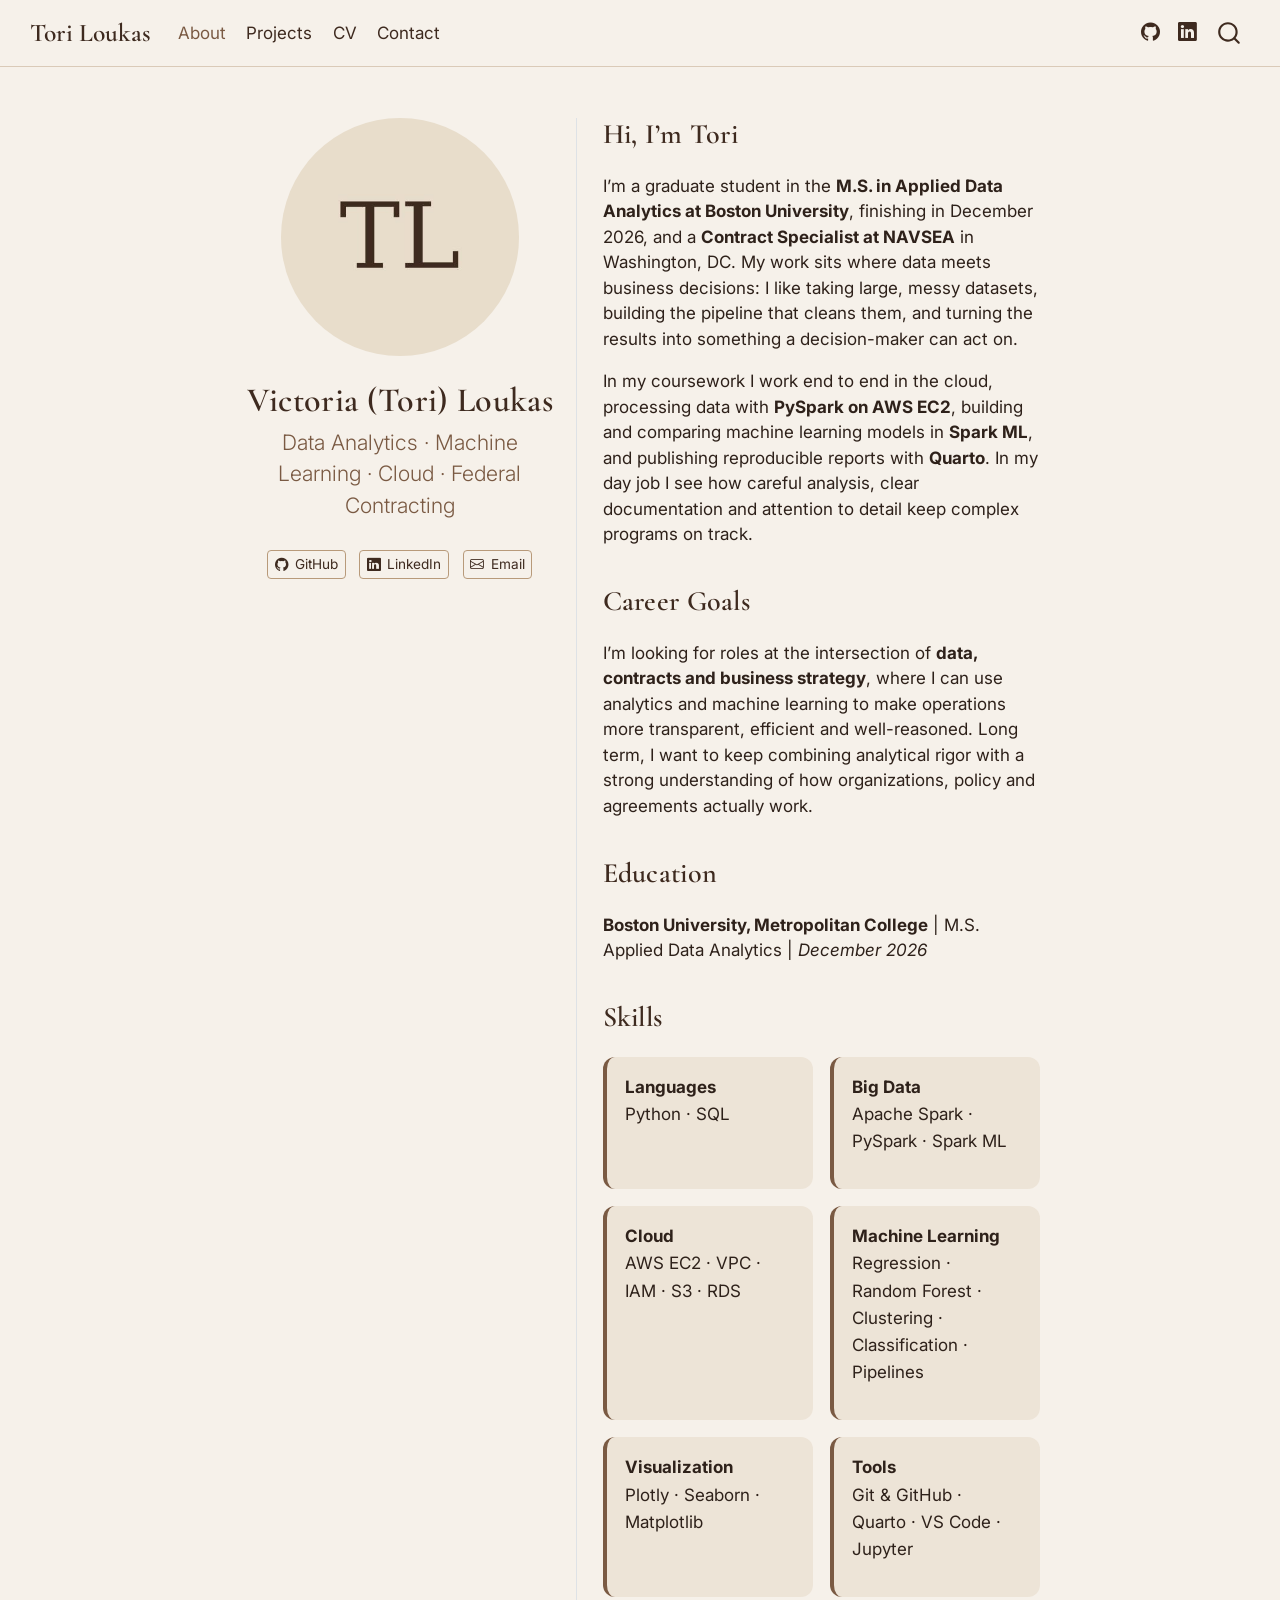
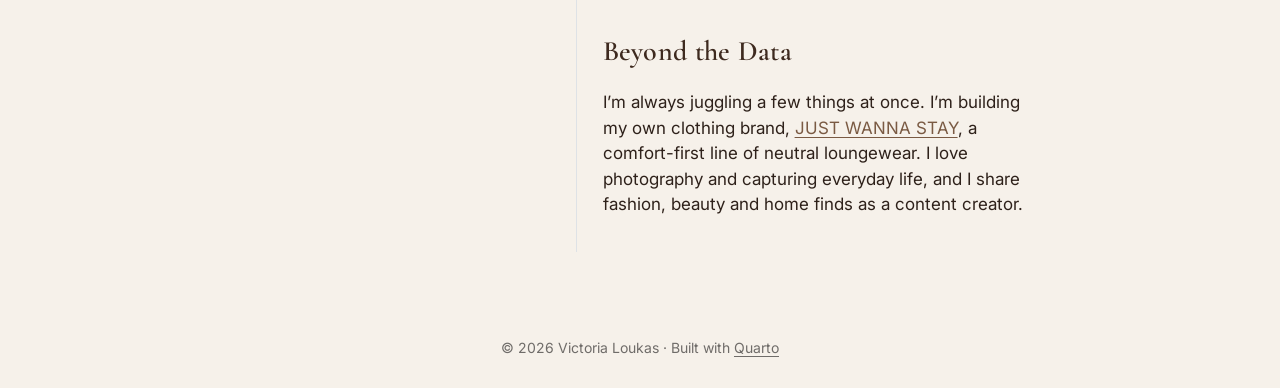
<file: docs/index.html>
<!DOCTYPE html>
<html xmlns="http://www.w3.org/1999/xhtml" lang="en" xml:lang="en"><head>

<meta charset="utf-8">
<meta name="generator" content="quarto-1.5.57">

<meta name="viewport" content="width=device-width, initial-scale=1.0, user-scalable=yes">


<title>About | Tori Loukas – Tori Loukas</title>
<style>
code{white-space: pre-wrap;}
span.smallcaps{font-variant: small-caps;}
div.columns{display: flex; gap: min(4vw, 1.5em);}
div.column{flex: auto; overflow-x: auto;}
div.hanging-indent{margin-left: 1.5em; text-indent: -1.5em;}
ul.task-list{list-style: none;}
ul.task-list li input[type="checkbox"] {
  width: 0.8em;
  margin: 0 0.8em 0.2em -1em; /* quarto-specific, see https://github.com/quarto-dev/quarto-cli/issues/4556 */ 
  vertical-align: middle;
}
</style>


<script src="site_libs/quarto-nav/quarto-nav.js"></script>
<script src="site_libs/quarto-nav/headroom.min.js"></script>
<script src="site_libs/clipboard/clipboard.min.js"></script>
<script src="site_libs/quarto-search/autocomplete.umd.js"></script>
<script src="site_libs/quarto-search/fuse.min.js"></script>
<script src="site_libs/quarto-search/quarto-search.js"></script>
<meta name="quarto:offset" content="./">
<link href="./images/favicon.png" rel="icon" type="image/png">
<script src="site_libs/quarto-html/quarto.js"></script>
<script src="site_libs/quarto-html/popper.min.js"></script>
<script src="site_libs/quarto-html/tippy.umd.min.js"></script>
<link href="site_libs/quarto-html/tippy.css" rel="stylesheet">
<link href="site_libs/quarto-html/quarto-syntax-highlighting.css" rel="stylesheet" id="quarto-text-highlighting-styles">
<script src="site_libs/bootstrap/bootstrap.min.js"></script>
<link href="site_libs/bootstrap/bootstrap-icons.css" rel="stylesheet">
<link href="site_libs/bootstrap/bootstrap.min.css" rel="stylesheet" id="quarto-bootstrap" data-mode="light">
<script id="quarto-search-options" type="application/json">{
  "location": "navbar",
  "copy-button": false,
  "collapse-after": 3,
  "panel-placement": "end",
  "type": "overlay",
  "limit": 50,
  "keyboard-shortcut": [
    "f",
    "/",
    "s"
  ],
  "show-item-context": false,
  "language": {
    "search-no-results-text": "No results",
    "search-matching-documents-text": "matching documents",
    "search-copy-link-title": "Copy link to search",
    "search-hide-matches-text": "Hide additional matches",
    "search-more-match-text": "more match in this document",
    "search-more-matches-text": "more matches in this document",
    "search-clear-button-title": "Clear",
    "search-text-placeholder": "",
    "search-detached-cancel-button-title": "Cancel",
    "search-submit-button-title": "Submit",
    "search-label": "Search"
  }
}</script>
<style>html{ scroll-behavior: smooth; }</style>


</head>

<body class="nav-fixed fullcontent">

<div id="quarto-search-results"></div>
  <header id="quarto-header" class="headroom fixed-top">
    <nav class="navbar navbar-expand-lg " data-bs-theme="dark">
      <div class="navbar-container container-fluid">
      <div class="navbar-brand-container mx-auto">
    <a class="navbar-brand" href="./index.html">
    <span class="navbar-title">Tori Loukas</span>
    </a>
  </div>
            <div id="quarto-search" class="" title="Search"></div>
          <button class="navbar-toggler" type="button" data-bs-toggle="collapse" data-bs-target="#navbarCollapse" aria-controls="navbarCollapse" role="menu" aria-expanded="false" aria-label="Toggle navigation" onclick="if (window.quartoToggleHeadroom) { window.quartoToggleHeadroom(); }">
  <span class="navbar-toggler-icon"></span>
</button>
          <div class="collapse navbar-collapse" id="navbarCollapse">
            <ul class="navbar-nav navbar-nav-scroll me-auto">
  <li class="nav-item">
    <a class="nav-link active" href="./index.html" aria-current="page"> 
<span class="menu-text">About</span></a>
  </li>  
  <li class="nav-item">
    <a class="nav-link" href="./projects.html"> 
<span class="menu-text">Projects</span></a>
  </li>  
  <li class="nav-item">
    <a class="nav-link" href="./cv.html"> 
<span class="menu-text">CV</span></a>
  </li>  
  <li class="nav-item">
    <a class="nav-link" href="./contact.html"> 
<span class="menu-text">Contact</span></a>
  </li>  
</ul>
            <ul class="navbar-nav navbar-nav-scroll ms-auto">
  <li class="nav-item compact">
    <a class="nav-link" href="https://github.com/toriiloukas"> <i class="bi bi-github" role="img" aria-label="GitHub">
</i> 
<span class="menu-text"></span></a>
  </li>  
  <li class="nav-item compact">
    <a class="nav-link" href="https://www.linkedin.com/in/victoria-loukas"> <i class="bi bi-linkedin" role="img" aria-label="LinkedIn">
</i> 
<span class="menu-text"></span></a>
  </li>  
</ul>
          </div> <!-- /navcollapse -->
            <div class="quarto-navbar-tools">
</div>
      </div> <!-- /container-fluid -->
    </nav>
</header>
<!-- content -->
<div id="quarto-content" class="quarto-container page-columns page-rows-contents page-layout-article page-navbar">
<!-- sidebar -->
<!-- margin-sidebar -->
    
<!-- main -->
<div class="quarto-about-trestles">
  <div class="about-entity">
    <img src="images/profile.jpg" class="about-image
  round " style="height: 14em; width: 14em;">
<header id="title-block-header" class="quarto-title-block default">
<div class="quarto-title">
<h1 class="title">Victoria (Tori) Loukas</h1>
<p class="subtitle lead">Data Analytics · Machine Learning · Cloud · Federal Contracting</p>
</div>
<div class="quarto-title-meta">
  </div>
</header>
    <div class="about-links">
  <a href="https://github.com/toriiloukas" class="about-link" rel="" target="">
    <i class="bi bi-github"></i>
     <span class="about-link-text">GitHub</span>
  </a>
  <a href="https://www.linkedin.com/in/victoria-loukas" class="about-link" rel="" target="">
    <i class="bi bi-linkedin"></i>
     <span class="about-link-text">LinkedIn</span>
  </a>
  <a href="mailto:toriiloukas@gmail.com" class="about-link" rel="" target="">
    <i class="bi bi-envelope"></i>
     <span class="about-link-text">Email</span>
  </a>
</div>
  </div>
  <div class="about-contents"><main class="content" id="quarto-document-content">
<section id="hi-im-tori" class="level2">
<h2 data-anchor-id="hi-im-tori">Hi, I’m Tori</h2>
<p>I’m a graduate student in the <strong>M.S. in Applied Data Analytics at Boston University</strong>, finishing in December 2026, and a <strong>Contract Specialist at NAVSEA</strong> in Washington, DC. My work sits where data meets business decisions: I like taking large, messy datasets, building the pipeline that cleans them, and turning the results into something a decision-maker can act on.</p>
<p>In my coursework I work end to end in the cloud, processing data with <strong>PySpark on AWS EC2</strong>, building and comparing machine learning models in <strong>Spark ML</strong>, and publishing reproducible reports with <strong>Quarto</strong>. In my day job I see how careful analysis, clear documentation and attention to detail keep complex programs on track.</p>
</section>
<section id="career-goals" class="level2">
<h2 data-anchor-id="career-goals">Career Goals</h2>
<p>I’m looking for roles at the intersection of <strong>data, contracts and business strategy</strong>, where I can use analytics and machine learning to make operations more transparent, efficient and well-reasoned. Long term, I want to keep combining analytical rigor with a strong understanding of how organizations, policy and agreements actually work.</p>
</section>
<section id="education" class="level2">
<h2 data-anchor-id="education">Education</h2>
<p><strong>Boston University, Metropolitan College</strong> | M.S. Applied Data Analytics | <em>December 2026</em></p>
</section>
<section id="skills" class="level2">
<h2 data-anchor-id="skills">Skills</h2>
<div class="skills-grid">
<div class="skill-card">
<p><strong>Languages</strong><br>Python · SQL</p>
</div>
<div class="skill-card">
<p><strong>Big Data</strong><br>Apache Spark · PySpark · Spark ML</p>
</div>
<div class="skill-card">
<p><strong>Cloud</strong><br>AWS EC2 · VPC · IAM · S3 · RDS</p>
</div>
<div class="skill-card">
<p><strong>Machine Learning</strong><br>Regression · Random Forest · Clustering · Classification · Pipelines</p>
</div>
<div class="skill-card">
<p><strong>Visualization</strong><br>Plotly · Seaborn · Matplotlib</p>
</div>
<div class="skill-card">
<p><strong>Tools</strong><br>Git &amp; GitHub · Quarto · VS Code · Jupyter</p>
</div>
</div>
</section>
<section id="beyond-the-data" class="level2">
<h2 data-anchor-id="beyond-the-data">Beyond the Data</h2>
<p>I’m always juggling a few things at once. I’m building my own clothing brand, <a href="https://justwannastay.com">JUST WANNA STAY</a>, a comfort-first line of neutral loungewear. I love photography and capturing everyday life, and I share fashion, beauty and home finds as a content creator.</p>


</section>
</main></div>
</div>
 <!-- /main -->
<script id="quarto-html-after-body" type="application/javascript">
window.document.addEventListener("DOMContentLoaded", function (event) {
  const toggleBodyColorMode = (bsSheetEl) => {
    const mode = bsSheetEl.getAttribute("data-mode");
    const bodyEl = window.document.querySelector("body");
    if (mode === "dark") {
      bodyEl.classList.add("quarto-dark");
      bodyEl.classList.remove("quarto-light");
    } else {
      bodyEl.classList.add("quarto-light");
      bodyEl.classList.remove("quarto-dark");
    }
  }
  const toggleBodyColorPrimary = () => {
    const bsSheetEl = window.document.querySelector("link#quarto-bootstrap");
    if (bsSheetEl) {
      toggleBodyColorMode(bsSheetEl);
    }
  }
  toggleBodyColorPrimary();  
  const isCodeAnnotation = (el) => {
    for (const clz of el.classList) {
      if (clz.startsWith('code-annotation-')) {                     
        return true;
      }
    }
    return false;
  }
  const onCopySuccess = function(e) {
    // button target
    const button = e.trigger;
    // don't keep focus
    button.blur();
    // flash "checked"
    button.classList.add('code-copy-button-checked');
    var currentTitle = button.getAttribute("title");
    button.setAttribute("title", "Copied!");
    let tooltip;
    if (window.bootstrap) {
      button.setAttribute("data-bs-toggle", "tooltip");
      button.setAttribute("data-bs-placement", "left");
      button.setAttribute("data-bs-title", "Copied!");
      tooltip = new bootstrap.Tooltip(button, 
        { trigger: "manual", 
          customClass: "code-copy-button-tooltip",
          offset: [0, -8]});
      tooltip.show();    
    }
    setTimeout(function() {
      if (tooltip) {
        tooltip.hide();
        button.removeAttribute("data-bs-title");
        button.removeAttribute("data-bs-toggle");
        button.removeAttribute("data-bs-placement");
      }
      button.setAttribute("title", currentTitle);
      button.classList.remove('code-copy-button-checked');
    }, 1000);
    // clear code selection
    e.clearSelection();
  }
  const getTextToCopy = function(trigger) {
      const codeEl = trigger.previousElementSibling.cloneNode(true);
      for (const childEl of codeEl.children) {
        if (isCodeAnnotation(childEl)) {
          childEl.remove();
        }
      }
      return codeEl.innerText;
  }
  const clipboard = new window.ClipboardJS('.code-copy-button:not([data-in-quarto-modal])', {
    text: getTextToCopy
  });
  clipboard.on('success', onCopySuccess);
  if (window.document.getElementById('quarto-embedded-source-code-modal')) {
    // For code content inside modals, clipBoardJS needs to be initialized with a container option
    // TODO: Check when it could be a function (https://github.com/zenorocha/clipboard.js/issues/860)
    const clipboardModal = new window.ClipboardJS('.code-copy-button[data-in-quarto-modal]', {
      text: getTextToCopy,
      container: window.document.getElementById('quarto-embedded-source-code-modal')
    });
    clipboardModal.on('success', onCopySuccess);
  }
    var localhostRegex = new RegExp(/^(?:http|https):\/\/localhost\:?[0-9]*\//);
    var mailtoRegex = new RegExp(/^mailto:/);
      var filterRegex = new RegExp("https:\/\/toriiloukas\.github\.io\/my-website");
    var isInternal = (href) => {
        return filterRegex.test(href) || localhostRegex.test(href) || mailtoRegex.test(href);
    }
    // Inspect non-navigation links and adorn them if external
 	var links = window.document.querySelectorAll('a[href]:not(.nav-link):not(.navbar-brand):not(.toc-action):not(.sidebar-link):not(.sidebar-item-toggle):not(.pagination-link):not(.no-external):not([aria-hidden]):not(.dropdown-item):not(.quarto-navigation-tool):not(.about-link)');
    for (var i=0; i<links.length; i++) {
      const link = links[i];
      if (!isInternal(link.href)) {
        // undo the damage that might have been done by quarto-nav.js in the case of
        // links that we want to consider external
        if (link.dataset.originalHref !== undefined) {
          link.href = link.dataset.originalHref;
        }
          // target, if specified
          link.setAttribute("target", "_blank");
          if (link.getAttribute("rel") === null) {
            link.setAttribute("rel", "noopener");
          }
      }
    }
  function tippyHover(el, contentFn, onTriggerFn, onUntriggerFn) {
    const config = {
      allowHTML: true,
      maxWidth: 500,
      delay: 100,
      arrow: false,
      appendTo: function(el) {
          return el.parentElement;
      },
      interactive: true,
      interactiveBorder: 10,
      theme: 'quarto',
      placement: 'bottom-start',
    };
    if (contentFn) {
      config.content = contentFn;
    }
    if (onTriggerFn) {
      config.onTrigger = onTriggerFn;
    }
    if (onUntriggerFn) {
      config.onUntrigger = onUntriggerFn;
    }
    window.tippy(el, config); 
  }
  const noterefs = window.document.querySelectorAll('a[role="doc-noteref"]');
  for (var i=0; i<noterefs.length; i++) {
    const ref = noterefs[i];
    tippyHover(ref, function() {
      // use id or data attribute instead here
      let href = ref.getAttribute('data-footnote-href') || ref.getAttribute('href');
      try { href = new URL(href).hash; } catch {}
      const id = href.replace(/^#\/?/, "");
      const note = window.document.getElementById(id);
      if (note) {
        return note.innerHTML;
      } else {
        return "";
      }
    });
  }
  const xrefs = window.document.querySelectorAll('a.quarto-xref');
  const processXRef = (id, note) => {
    // Strip column container classes
    const stripColumnClz = (el) => {
      el.classList.remove("page-full", "page-columns");
      if (el.children) {
        for (const child of el.children) {
          stripColumnClz(child);
        }
      }
    }
    stripColumnClz(note)
    if (id === null || id.startsWith('sec-')) {
      // Special case sections, only their first couple elements
      const container = document.createElement("div");
      if (note.children && note.children.length > 2) {
        container.appendChild(note.children[0].cloneNode(true));
        for (let i = 1; i < note.children.length; i++) {
          const child = note.children[i];
          if (child.tagName === "P" && child.innerText === "") {
            continue;
          } else {
            container.appendChild(child.cloneNode(true));
            break;
          }
        }
        if (window.Quarto?.typesetMath) {
          window.Quarto.typesetMath(container);
        }
        return container.innerHTML
      } else {
        if (window.Quarto?.typesetMath) {
          window.Quarto.typesetMath(note);
        }
        return note.innerHTML;
      }
    } else {
      // Remove any anchor links if they are present
      const anchorLink = note.querySelector('a.anchorjs-link');
      if (anchorLink) {
        anchorLink.remove();
      }
      if (window.Quarto?.typesetMath) {
        window.Quarto.typesetMath(note);
      }
      // TODO in 1.5, we should make sure this works without a callout special case
      if (note.classList.contains("callout")) {
        return note.outerHTML;
      } else {
        return note.innerHTML;
      }
    }
  }
  for (var i=0; i<xrefs.length; i++) {
    const xref = xrefs[i];
    tippyHover(xref, undefined, function(instance) {
      instance.disable();
      let url = xref.getAttribute('href');
      let hash = undefined; 
      if (url.startsWith('#')) {
        hash = url;
      } else {
        try { hash = new URL(url).hash; } catch {}
      }
      if (hash) {
        const id = hash.replace(/^#\/?/, "");
        const note = window.document.getElementById(id);
        if (note !== null) {
          try {
            const html = processXRef(id, note.cloneNode(true));
            instance.setContent(html);
          } finally {
            instance.enable();
            instance.show();
          }
        } else {
          // See if we can fetch this
          fetch(url.split('#')[0])
          .then(res => res.text())
          .then(html => {
            const parser = new DOMParser();
            const htmlDoc = parser.parseFromString(html, "text/html");
            const note = htmlDoc.getElementById(id);
            if (note !== null) {
              const html = processXRef(id, note);
              instance.setContent(html);
            } 
          }).finally(() => {
            instance.enable();
            instance.show();
          });
        }
      } else {
        // See if we can fetch a full url (with no hash to target)
        // This is a special case and we should probably do some content thinning / targeting
        fetch(url)
        .then(res => res.text())
        .then(html => {
          const parser = new DOMParser();
          const htmlDoc = parser.parseFromString(html, "text/html");
          const note = htmlDoc.querySelector('main.content');
          if (note !== null) {
            // This should only happen for chapter cross references
            // (since there is no id in the URL)
            // remove the first header
            if (note.children.length > 0 && note.children[0].tagName === "HEADER") {
              note.children[0].remove();
            }
            const html = processXRef(null, note);
            instance.setContent(html);
          } 
        }).finally(() => {
          instance.enable();
          instance.show();
        });
      }
    }, function(instance) {
    });
  }
      let selectedAnnoteEl;
      const selectorForAnnotation = ( cell, annotation) => {
        let cellAttr = 'data-code-cell="' + cell + '"';
        let lineAttr = 'data-code-annotation="' +  annotation + '"';
        const selector = 'span[' + cellAttr + '][' + lineAttr + ']';
        return selector;
      }
      const selectCodeLines = (annoteEl) => {
        const doc = window.document;
        const targetCell = annoteEl.getAttribute("data-target-cell");
        const targetAnnotation = annoteEl.getAttribute("data-target-annotation");
        const annoteSpan = window.document.querySelector(selectorForAnnotation(targetCell, targetAnnotation));
        const lines = annoteSpan.getAttribute("data-code-lines").split(",");
        const lineIds = lines.map((line) => {
          return targetCell + "-" + line;
        })
        let top = null;
        let height = null;
        let parent = null;
        if (lineIds.length > 0) {
            //compute the position of the single el (top and bottom and make a div)
            const el = window.document.getElementById(lineIds[0]);
            top = el.offsetTop;
            height = el.offsetHeight;
            parent = el.parentElement.parentElement;
          if (lineIds.length > 1) {
            const lastEl = window.document.getElementById(lineIds[lineIds.length - 1]);
            const bottom = lastEl.offsetTop + lastEl.offsetHeight;
            height = bottom - top;
          }
          if (top !== null && height !== null && parent !== null) {
            // cook up a div (if necessary) and position it 
            let div = window.document.getElementById("code-annotation-line-highlight");
            if (div === null) {
              div = window.document.createElement("div");
              div.setAttribute("id", "code-annotation-line-highlight");
              div.style.position = 'absolute';
              parent.appendChild(div);
            }
            div.style.top = top - 2 + "px";
            div.style.height = height + 4 + "px";
            div.style.left = 0;
            let gutterDiv = window.document.getElementById("code-annotation-line-highlight-gutter");
            if (gutterDiv === null) {
              gutterDiv = window.document.createElement("div");
              gutterDiv.setAttribute("id", "code-annotation-line-highlight-gutter");
              gutterDiv.style.position = 'absolute';
              const codeCell = window.document.getElementById(targetCell);
              const gutter = codeCell.querySelector('.code-annotation-gutter');
              gutter.appendChild(gutterDiv);
            }
            gutterDiv.style.top = top - 2 + "px";
            gutterDiv.style.height = height + 4 + "px";
          }
          selectedAnnoteEl = annoteEl;
        }
      };
      const unselectCodeLines = () => {
        const elementsIds = ["code-annotation-line-highlight", "code-annotation-line-highlight-gutter"];
        elementsIds.forEach((elId) => {
          const div = window.document.getElementById(elId);
          if (div) {
            div.remove();
          }
        });
        selectedAnnoteEl = undefined;
      };
        // Handle positioning of the toggle
    window.addEventListener(
      "resize",
      throttle(() => {
        elRect = undefined;
        if (selectedAnnoteEl) {
          selectCodeLines(selectedAnnoteEl);
        }
      }, 10)
    );
    function throttle(fn, ms) {
    let throttle = false;
    let timer;
      return (...args) => {
        if(!throttle) { // first call gets through
            fn.apply(this, args);
            throttle = true;
        } else { // all the others get throttled
            if(timer) clearTimeout(timer); // cancel #2
            timer = setTimeout(() => {
              fn.apply(this, args);
              timer = throttle = false;
            }, ms);
        }
      };
    }
      // Attach click handler to the DT
      const annoteDls = window.document.querySelectorAll('dt[data-target-cell]');
      for (const annoteDlNode of annoteDls) {
        annoteDlNode.addEventListener('click', (event) => {
          const clickedEl = event.target;
          if (clickedEl !== selectedAnnoteEl) {
            unselectCodeLines();
            const activeEl = window.document.querySelector('dt[data-target-cell].code-annotation-active');
            if (activeEl) {
              activeEl.classList.remove('code-annotation-active');
            }
            selectCodeLines(clickedEl);
            clickedEl.classList.add('code-annotation-active');
          } else {
            // Unselect the line
            unselectCodeLines();
            clickedEl.classList.remove('code-annotation-active');
          }
        });
      }
  const findCites = (el) => {
    const parentEl = el.parentElement;
    if (parentEl) {
      const cites = parentEl.dataset.cites;
      if (cites) {
        return {
          el,
          cites: cites.split(' ')
        };
      } else {
        return findCites(el.parentElement)
      }
    } else {
      return undefined;
    }
  };
  var bibliorefs = window.document.querySelectorAll('a[role="doc-biblioref"]');
  for (var i=0; i<bibliorefs.length; i++) {
    const ref = bibliorefs[i];
    const citeInfo = findCites(ref);
    if (citeInfo) {
      tippyHover(citeInfo.el, function() {
        var popup = window.document.createElement('div');
        citeInfo.cites.forEach(function(cite) {
          var citeDiv = window.document.createElement('div');
          citeDiv.classList.add('hanging-indent');
          citeDiv.classList.add('csl-entry');
          var biblioDiv = window.document.getElementById('ref-' + cite);
          if (biblioDiv) {
            citeDiv.innerHTML = biblioDiv.innerHTML;
          }
          popup.appendChild(citeDiv);
        });
        return popup.innerHTML;
      });
    }
  }
});
</script>
</div> <!-- /content -->
<footer class="footer">
  <div class="nav-footer">
    <div class="nav-footer-left">
      &nbsp;
    </div>   
    <div class="nav-footer-center">
<p>© 2026 Victoria Loukas · Built with <a href="https://quarto.org">Quarto</a></p>
</div>
    <div class="nav-footer-right">
      &nbsp;
    </div>
  </div>
</footer>




<script src="site_libs/quarto-html/zenscroll-min.js"></script>
</body></html>
</file>
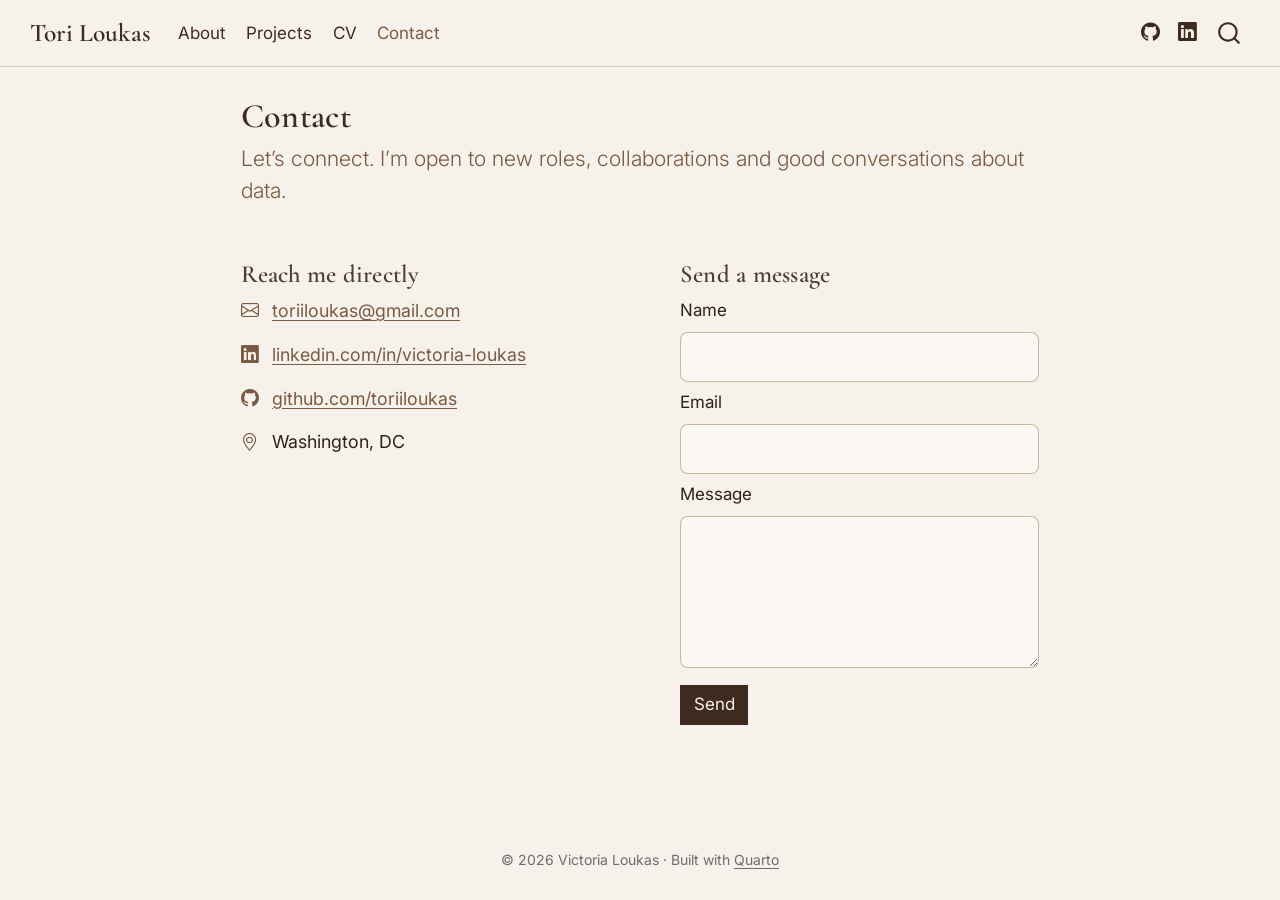
<file: docs/contact.html>
<!DOCTYPE html>
<html xmlns="http://www.w3.org/1999/xhtml" lang="en" xml:lang="en"><head>

<meta charset="utf-8">
<meta name="generator" content="quarto-1.5.57">

<meta name="viewport" content="width=device-width, initial-scale=1.0, user-scalable=yes">


<title>Contact – Tori Loukas</title>
<style>
code{white-space: pre-wrap;}
span.smallcaps{font-variant: small-caps;}
div.columns{display: flex; gap: min(4vw, 1.5em);}
div.column{flex: auto; overflow-x: auto;}
div.hanging-indent{margin-left: 1.5em; text-indent: -1.5em;}
ul.task-list{list-style: none;}
ul.task-list li input[type="checkbox"] {
  width: 0.8em;
  margin: 0 0.8em 0.2em -1em; /* quarto-specific, see https://github.com/quarto-dev/quarto-cli/issues/4556 */ 
  vertical-align: middle;
}
</style>


<script src="site_libs/quarto-nav/quarto-nav.js"></script>
<script src="site_libs/quarto-nav/headroom.min.js"></script>
<script src="site_libs/clipboard/clipboard.min.js"></script>
<script src="site_libs/quarto-search/autocomplete.umd.js"></script>
<script src="site_libs/quarto-search/fuse.min.js"></script>
<script src="site_libs/quarto-search/quarto-search.js"></script>
<meta name="quarto:offset" content="./">
<link href="./images/favicon.png" rel="icon" type="image/png">
<script src="site_libs/quarto-html/quarto.js"></script>
<script src="site_libs/quarto-html/popper.min.js"></script>
<script src="site_libs/quarto-html/tippy.umd.min.js"></script>
<script src="site_libs/quarto-html/anchor.min.js"></script>
<link href="site_libs/quarto-html/tippy.css" rel="stylesheet">
<link href="site_libs/quarto-html/quarto-syntax-highlighting.css" rel="stylesheet" id="quarto-text-highlighting-styles">
<script src="site_libs/bootstrap/bootstrap.min.js"></script>
<link href="site_libs/bootstrap/bootstrap-icons.css" rel="stylesheet">
<link href="site_libs/bootstrap/bootstrap.min.css" rel="stylesheet" id="quarto-bootstrap" data-mode="light">
<script id="quarto-search-options" type="application/json">{
  "location": "navbar",
  "copy-button": false,
  "collapse-after": 3,
  "panel-placement": "end",
  "type": "overlay",
  "limit": 50,
  "keyboard-shortcut": [
    "f",
    "/",
    "s"
  ],
  "show-item-context": false,
  "language": {
    "search-no-results-text": "No results",
    "search-matching-documents-text": "matching documents",
    "search-copy-link-title": "Copy link to search",
    "search-hide-matches-text": "Hide additional matches",
    "search-more-match-text": "more match in this document",
    "search-more-matches-text": "more matches in this document",
    "search-clear-button-title": "Clear",
    "search-text-placeholder": "",
    "search-detached-cancel-button-title": "Cancel",
    "search-submit-button-title": "Submit",
    "search-label": "Search"
  }
}</script>
<style>html{ scroll-behavior: smooth; }</style>


</head>

<body class="nav-fixed fullcontent">

<div id="quarto-search-results"></div>
  <header id="quarto-header" class="headroom fixed-top">
    <nav class="navbar navbar-expand-lg " data-bs-theme="dark">
      <div class="navbar-container container-fluid">
      <div class="navbar-brand-container mx-auto">
    <a class="navbar-brand" href="./index.html">
    <span class="navbar-title">Tori Loukas</span>
    </a>
  </div>
            <div id="quarto-search" class="" title="Search"></div>
          <button class="navbar-toggler" type="button" data-bs-toggle="collapse" data-bs-target="#navbarCollapse" aria-controls="navbarCollapse" role="menu" aria-expanded="false" aria-label="Toggle navigation" onclick="if (window.quartoToggleHeadroom) { window.quartoToggleHeadroom(); }">
  <span class="navbar-toggler-icon"></span>
</button>
          <div class="collapse navbar-collapse" id="navbarCollapse">
            <ul class="navbar-nav navbar-nav-scroll me-auto">
  <li class="nav-item">
    <a class="nav-link" href="./index.html"> 
<span class="menu-text">About</span></a>
  </li>  
  <li class="nav-item">
    <a class="nav-link" href="./projects.html"> 
<span class="menu-text">Projects</span></a>
  </li>  
  <li class="nav-item">
    <a class="nav-link" href="./cv.html"> 
<span class="menu-text">CV</span></a>
  </li>  
  <li class="nav-item">
    <a class="nav-link active" href="./contact.html" aria-current="page"> 
<span class="menu-text">Contact</span></a>
  </li>  
</ul>
            <ul class="navbar-nav navbar-nav-scroll ms-auto">
  <li class="nav-item compact">
    <a class="nav-link" href="https://github.com/toriiloukas"> <i class="bi bi-github" role="img" aria-label="GitHub">
</i> 
<span class="menu-text"></span></a>
  </li>  
  <li class="nav-item compact">
    <a class="nav-link" href="https://www.linkedin.com/in/victoria-loukas"> <i class="bi bi-linkedin" role="img" aria-label="LinkedIn">
</i> 
<span class="menu-text"></span></a>
  </li>  
</ul>
          </div> <!-- /navcollapse -->
            <div class="quarto-navbar-tools">
</div>
      </div> <!-- /container-fluid -->
    </nav>
</header>
<!-- content -->
<div id="quarto-content" class="quarto-container page-columns page-rows-contents page-layout-article page-navbar">
<!-- sidebar -->
<!-- margin-sidebar -->
    
<!-- main -->
<main class="content" id="quarto-document-content">

<header id="title-block-header" class="quarto-title-block default">
<div class="quarto-title">
<h1 class="title">Contact</h1>
<p class="subtitle lead">Let’s connect. I’m open to new roles, collaborations and good conversations about data.</p>
</div>



<div class="quarto-title-meta">

    
  
    
  </div>
  


</header>


<div class="columns">
<div class="column" style="width:45%;">
<section id="reach-me-directly" class="level3">
<h3 class="anchored" data-anchor-id="reach-me-directly">Reach me directly</h3>
<div class="contact-list">
<p><i class="bi bi-envelope"></i> <a href="mailto:toriiloukas@gmail.com">toriiloukas@gmail.com</a></p>
<p><i class="bi bi-linkedin"></i> <a href="https://www.linkedin.com/in/victoria-loukas">linkedin.com/in/victoria-loukas</a></p>
<p><i class="bi bi-github"></i> <a href="https://github.com/toriiloukas">github.com/toriiloukas</a></p>
<p><i class="bi bi-geo-alt"></i> Washington, DC</p>
</div>
</section>
</div><div class="column" style="width:10%;">

</div><div class="column" style="width:45%;">
<section id="send-a-message" class="level3">
<h3 class="anchored" data-anchor-id="send-a-message">Send a message</h3>
<form class="contact-form" action="mailto:toriiloukas@gmail.com" method="post" enctype="text/plain">
<label for="name">Name</label> <input id="name" type="text" name="name" required=""> <label for="email">Email</label> <input id="email" type="email" name="email" required=""> <label for="message">Message</label>
<textarea id="message" name="message" rows="5" required=""></textarea>
<button type="submit" class="btn btn-primary">
Send
</button>
</form>
</section>
</div>
</div>



</main> <!-- /main -->
<script id="quarto-html-after-body" type="application/javascript">
window.document.addEventListener("DOMContentLoaded", function (event) {
  const toggleBodyColorMode = (bsSheetEl) => {
    const mode = bsSheetEl.getAttribute("data-mode");
    const bodyEl = window.document.querySelector("body");
    if (mode === "dark") {
      bodyEl.classList.add("quarto-dark");
      bodyEl.classList.remove("quarto-light");
    } else {
      bodyEl.classList.add("quarto-light");
      bodyEl.classList.remove("quarto-dark");
    }
  }
  const toggleBodyColorPrimary = () => {
    const bsSheetEl = window.document.querySelector("link#quarto-bootstrap");
    if (bsSheetEl) {
      toggleBodyColorMode(bsSheetEl);
    }
  }
  toggleBodyColorPrimary();  
  const icon = "";
  const anchorJS = new window.AnchorJS();
  anchorJS.options = {
    placement: 'right',
    icon: icon
  };
  anchorJS.add('.anchored');
  const isCodeAnnotation = (el) => {
    for (const clz of el.classList) {
      if (clz.startsWith('code-annotation-')) {                     
        return true;
      }
    }
    return false;
  }
  const onCopySuccess = function(e) {
    // button target
    const button = e.trigger;
    // don't keep focus
    button.blur();
    // flash "checked"
    button.classList.add('code-copy-button-checked');
    var currentTitle = button.getAttribute("title");
    button.setAttribute("title", "Copied!");
    let tooltip;
    if (window.bootstrap) {
      button.setAttribute("data-bs-toggle", "tooltip");
      button.setAttribute("data-bs-placement", "left");
      button.setAttribute("data-bs-title", "Copied!");
      tooltip = new bootstrap.Tooltip(button, 
        { trigger: "manual", 
          customClass: "code-copy-button-tooltip",
          offset: [0, -8]});
      tooltip.show();    
    }
    setTimeout(function() {
      if (tooltip) {
        tooltip.hide();
        button.removeAttribute("data-bs-title");
        button.removeAttribute("data-bs-toggle");
        button.removeAttribute("data-bs-placement");
      }
      button.setAttribute("title", currentTitle);
      button.classList.remove('code-copy-button-checked');
    }, 1000);
    // clear code selection
    e.clearSelection();
  }
  const getTextToCopy = function(trigger) {
      const codeEl = trigger.previousElementSibling.cloneNode(true);
      for (const childEl of codeEl.children) {
        if (isCodeAnnotation(childEl)) {
          childEl.remove();
        }
      }
      return codeEl.innerText;
  }
  const clipboard = new window.ClipboardJS('.code-copy-button:not([data-in-quarto-modal])', {
    text: getTextToCopy
  });
  clipboard.on('success', onCopySuccess);
  if (window.document.getElementById('quarto-embedded-source-code-modal')) {
    // For code content inside modals, clipBoardJS needs to be initialized with a container option
    // TODO: Check when it could be a function (https://github.com/zenorocha/clipboard.js/issues/860)
    const clipboardModal = new window.ClipboardJS('.code-copy-button[data-in-quarto-modal]', {
      text: getTextToCopy,
      container: window.document.getElementById('quarto-embedded-source-code-modal')
    });
    clipboardModal.on('success', onCopySuccess);
  }
    var localhostRegex = new RegExp(/^(?:http|https):\/\/localhost\:?[0-9]*\//);
    var mailtoRegex = new RegExp(/^mailto:/);
      var filterRegex = new RegExp("https:\/\/toriiloukas\.github\.io\/my-website");
    var isInternal = (href) => {
        return filterRegex.test(href) || localhostRegex.test(href) || mailtoRegex.test(href);
    }
    // Inspect non-navigation links and adorn them if external
 	var links = window.document.querySelectorAll('a[href]:not(.nav-link):not(.navbar-brand):not(.toc-action):not(.sidebar-link):not(.sidebar-item-toggle):not(.pagination-link):not(.no-external):not([aria-hidden]):not(.dropdown-item):not(.quarto-navigation-tool):not(.about-link)');
    for (var i=0; i<links.length; i++) {
      const link = links[i];
      if (!isInternal(link.href)) {
        // undo the damage that might have been done by quarto-nav.js in the case of
        // links that we want to consider external
        if (link.dataset.originalHref !== undefined) {
          link.href = link.dataset.originalHref;
        }
          // target, if specified
          link.setAttribute("target", "_blank");
          if (link.getAttribute("rel") === null) {
            link.setAttribute("rel", "noopener");
          }
      }
    }
  function tippyHover(el, contentFn, onTriggerFn, onUntriggerFn) {
    const config = {
      allowHTML: true,
      maxWidth: 500,
      delay: 100,
      arrow: false,
      appendTo: function(el) {
          return el.parentElement;
      },
      interactive: true,
      interactiveBorder: 10,
      theme: 'quarto',
      placement: 'bottom-start',
    };
    if (contentFn) {
      config.content = contentFn;
    }
    if (onTriggerFn) {
      config.onTrigger = onTriggerFn;
    }
    if (onUntriggerFn) {
      config.onUntrigger = onUntriggerFn;
    }
    window.tippy(el, config); 
  }
  const noterefs = window.document.querySelectorAll('a[role="doc-noteref"]');
  for (var i=0; i<noterefs.length; i++) {
    const ref = noterefs[i];
    tippyHover(ref, function() {
      // use id or data attribute instead here
      let href = ref.getAttribute('data-footnote-href') || ref.getAttribute('href');
      try { href = new URL(href).hash; } catch {}
      const id = href.replace(/^#\/?/, "");
      const note = window.document.getElementById(id);
      if (note) {
        return note.innerHTML;
      } else {
        return "";
      }
    });
  }
  const xrefs = window.document.querySelectorAll('a.quarto-xref');
  const processXRef = (id, note) => {
    // Strip column container classes
    const stripColumnClz = (el) => {
      el.classList.remove("page-full", "page-columns");
      if (el.children) {
        for (const child of el.children) {
          stripColumnClz(child);
        }
      }
    }
    stripColumnClz(note)
    if (id === null || id.startsWith('sec-')) {
      // Special case sections, only their first couple elements
      const container = document.createElement("div");
      if (note.children && note.children.length > 2) {
        container.appendChild(note.children[0].cloneNode(true));
        for (let i = 1; i < note.children.length; i++) {
          const child = note.children[i];
          if (child.tagName === "P" && child.innerText === "") {
            continue;
          } else {
            container.appendChild(child.cloneNode(true));
            break;
          }
        }
        if (window.Quarto?.typesetMath) {
          window.Quarto.typesetMath(container);
        }
        return container.innerHTML
      } else {
        if (window.Quarto?.typesetMath) {
          window.Quarto.typesetMath(note);
        }
        return note.innerHTML;
      }
    } else {
      // Remove any anchor links if they are present
      const anchorLink = note.querySelector('a.anchorjs-link');
      if (anchorLink) {
        anchorLink.remove();
      }
      if (window.Quarto?.typesetMath) {
        window.Quarto.typesetMath(note);
      }
      // TODO in 1.5, we should make sure this works without a callout special case
      if (note.classList.contains("callout")) {
        return note.outerHTML;
      } else {
        return note.innerHTML;
      }
    }
  }
  for (var i=0; i<xrefs.length; i++) {
    const xref = xrefs[i];
    tippyHover(xref, undefined, function(instance) {
      instance.disable();
      let url = xref.getAttribute('href');
      let hash = undefined; 
      if (url.startsWith('#')) {
        hash = url;
      } else {
        try { hash = new URL(url).hash; } catch {}
      }
      if (hash) {
        const id = hash.replace(/^#\/?/, "");
        const note = window.document.getElementById(id);
        if (note !== null) {
          try {
            const html = processXRef(id, note.cloneNode(true));
            instance.setContent(html);
          } finally {
            instance.enable();
            instance.show();
          }
        } else {
          // See if we can fetch this
          fetch(url.split('#')[0])
          .then(res => res.text())
          .then(html => {
            const parser = new DOMParser();
            const htmlDoc = parser.parseFromString(html, "text/html");
            const note = htmlDoc.getElementById(id);
            if (note !== null) {
              const html = processXRef(id, note);
              instance.setContent(html);
            } 
          }).finally(() => {
            instance.enable();
            instance.show();
          });
        }
      } else {
        // See if we can fetch a full url (with no hash to target)
        // This is a special case and we should probably do some content thinning / targeting
        fetch(url)
        .then(res => res.text())
        .then(html => {
          const parser = new DOMParser();
          const htmlDoc = parser.parseFromString(html, "text/html");
          const note = htmlDoc.querySelector('main.content');
          if (note !== null) {
            // This should only happen for chapter cross references
            // (since there is no id in the URL)
            // remove the first header
            if (note.children.length > 0 && note.children[0].tagName === "HEADER") {
              note.children[0].remove();
            }
            const html = processXRef(null, note);
            instance.setContent(html);
          } 
        }).finally(() => {
          instance.enable();
          instance.show();
        });
      }
    }, function(instance) {
    });
  }
      let selectedAnnoteEl;
      const selectorForAnnotation = ( cell, annotation) => {
        let cellAttr = 'data-code-cell="' + cell + '"';
        let lineAttr = 'data-code-annotation="' +  annotation + '"';
        const selector = 'span[' + cellAttr + '][' + lineAttr + ']';
        return selector;
      }
      const selectCodeLines = (annoteEl) => {
        const doc = window.document;
        const targetCell = annoteEl.getAttribute("data-target-cell");
        const targetAnnotation = annoteEl.getAttribute("data-target-annotation");
        const annoteSpan = window.document.querySelector(selectorForAnnotation(targetCell, targetAnnotation));
        const lines = annoteSpan.getAttribute("data-code-lines").split(",");
        const lineIds = lines.map((line) => {
          return targetCell + "-" + line;
        })
        let top = null;
        let height = null;
        let parent = null;
        if (lineIds.length > 0) {
            //compute the position of the single el (top and bottom and make a div)
            const el = window.document.getElementById(lineIds[0]);
            top = el.offsetTop;
            height = el.offsetHeight;
            parent = el.parentElement.parentElement;
          if (lineIds.length > 1) {
            const lastEl = window.document.getElementById(lineIds[lineIds.length - 1]);
            const bottom = lastEl.offsetTop + lastEl.offsetHeight;
            height = bottom - top;
          }
          if (top !== null && height !== null && parent !== null) {
            // cook up a div (if necessary) and position it 
            let div = window.document.getElementById("code-annotation-line-highlight");
            if (div === null) {
              div = window.document.createElement("div");
              div.setAttribute("id", "code-annotation-line-highlight");
              div.style.position = 'absolute';
              parent.appendChild(div);
            }
            div.style.top = top - 2 + "px";
            div.style.height = height + 4 + "px";
            div.style.left = 0;
            let gutterDiv = window.document.getElementById("code-annotation-line-highlight-gutter");
            if (gutterDiv === null) {
              gutterDiv = window.document.createElement("div");
              gutterDiv.setAttribute("id", "code-annotation-line-highlight-gutter");
              gutterDiv.style.position = 'absolute';
              const codeCell = window.document.getElementById(targetCell);
              const gutter = codeCell.querySelector('.code-annotation-gutter');
              gutter.appendChild(gutterDiv);
            }
            gutterDiv.style.top = top - 2 + "px";
            gutterDiv.style.height = height + 4 + "px";
          }
          selectedAnnoteEl = annoteEl;
        }
      };
      const unselectCodeLines = () => {
        const elementsIds = ["code-annotation-line-highlight", "code-annotation-line-highlight-gutter"];
        elementsIds.forEach((elId) => {
          const div = window.document.getElementById(elId);
          if (div) {
            div.remove();
          }
        });
        selectedAnnoteEl = undefined;
      };
        // Handle positioning of the toggle
    window.addEventListener(
      "resize",
      throttle(() => {
        elRect = undefined;
        if (selectedAnnoteEl) {
          selectCodeLines(selectedAnnoteEl);
        }
      }, 10)
    );
    function throttle(fn, ms) {
    let throttle = false;
    let timer;
      return (...args) => {
        if(!throttle) { // first call gets through
            fn.apply(this, args);
            throttle = true;
        } else { // all the others get throttled
            if(timer) clearTimeout(timer); // cancel #2
            timer = setTimeout(() => {
              fn.apply(this, args);
              timer = throttle = false;
            }, ms);
        }
      };
    }
      // Attach click handler to the DT
      const annoteDls = window.document.querySelectorAll('dt[data-target-cell]');
      for (const annoteDlNode of annoteDls) {
        annoteDlNode.addEventListener('click', (event) => {
          const clickedEl = event.target;
          if (clickedEl !== selectedAnnoteEl) {
            unselectCodeLines();
            const activeEl = window.document.querySelector('dt[data-target-cell].code-annotation-active');
            if (activeEl) {
              activeEl.classList.remove('code-annotation-active');
            }
            selectCodeLines(clickedEl);
            clickedEl.classList.add('code-annotation-active');
          } else {
            // Unselect the line
            unselectCodeLines();
            clickedEl.classList.remove('code-annotation-active');
          }
        });
      }
  const findCites = (el) => {
    const parentEl = el.parentElement;
    if (parentEl) {
      const cites = parentEl.dataset.cites;
      if (cites) {
        return {
          el,
          cites: cites.split(' ')
        };
      } else {
        return findCites(el.parentElement)
      }
    } else {
      return undefined;
    }
  };
  var bibliorefs = window.document.querySelectorAll('a[role="doc-biblioref"]');
  for (var i=0; i<bibliorefs.length; i++) {
    const ref = bibliorefs[i];
    const citeInfo = findCites(ref);
    if (citeInfo) {
      tippyHover(citeInfo.el, function() {
        var popup = window.document.createElement('div');
        citeInfo.cites.forEach(function(cite) {
          var citeDiv = window.document.createElement('div');
          citeDiv.classList.add('hanging-indent');
          citeDiv.classList.add('csl-entry');
          var biblioDiv = window.document.getElementById('ref-' + cite);
          if (biblioDiv) {
            citeDiv.innerHTML = biblioDiv.innerHTML;
          }
          popup.appendChild(citeDiv);
        });
        return popup.innerHTML;
      });
    }
  }
});
</script>
</div> <!-- /content -->
<footer class="footer">
  <div class="nav-footer">
    <div class="nav-footer-left">
      &nbsp;
    </div>   
    <div class="nav-footer-center">
<p>© 2026 Victoria Loukas · Built with <a href="https://quarto.org">Quarto</a></p>
</div>
    <div class="nav-footer-right">
      &nbsp;
    </div>
  </div>
</footer>




<script src="site_libs/quarto-html/zenscroll-min.js"></script>
</body></html>
</file>
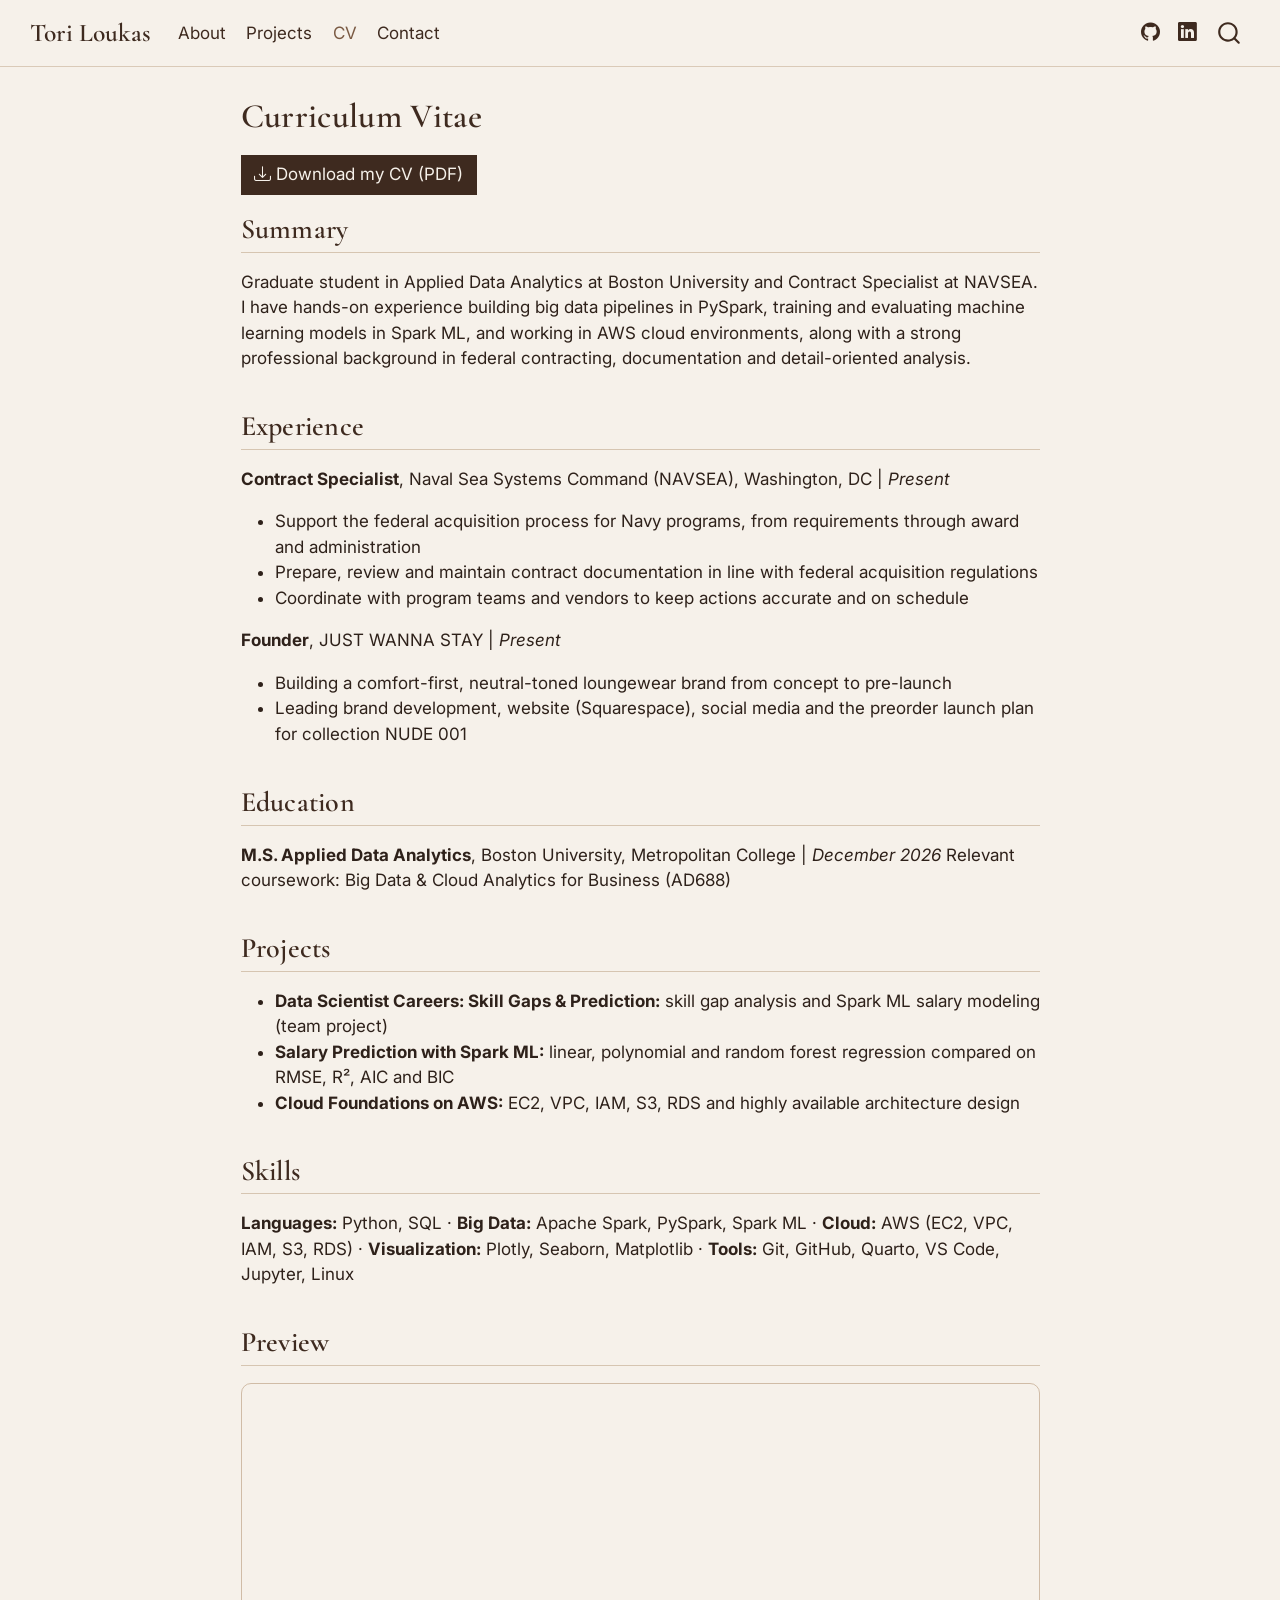
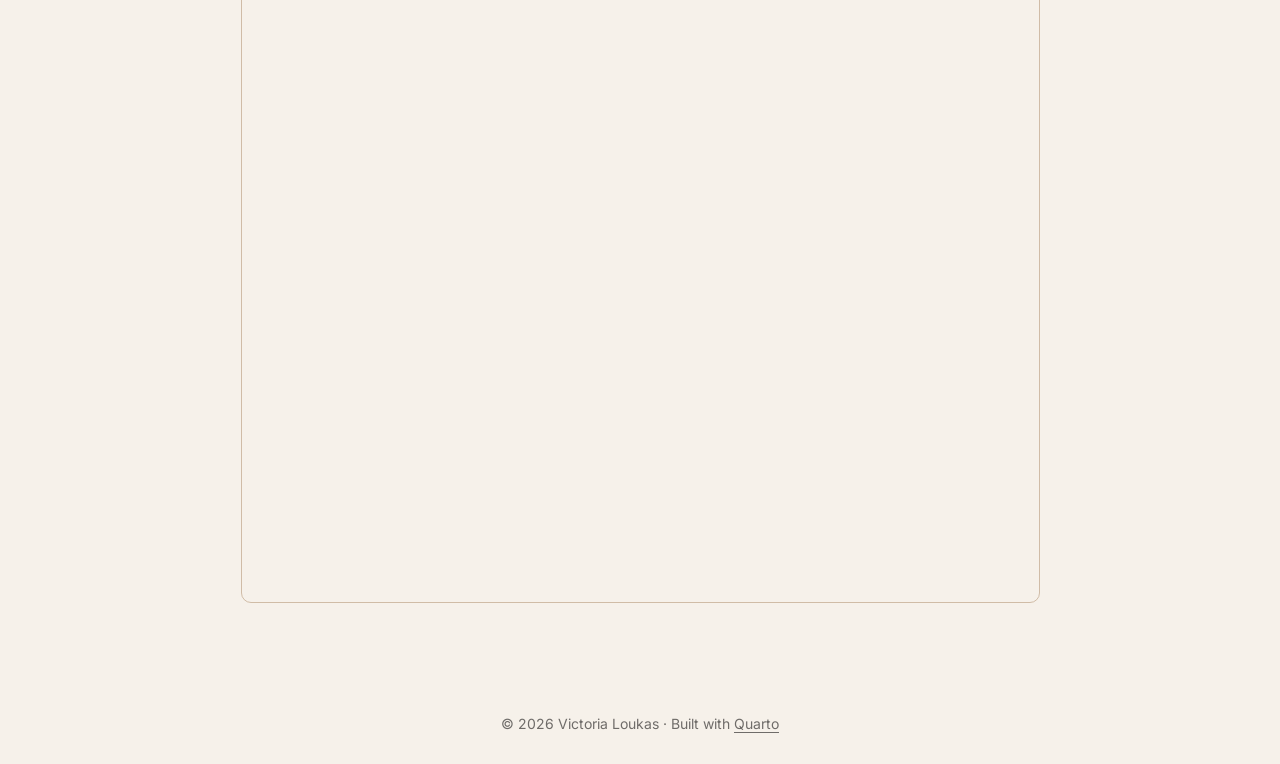
<file: docs/cv.html>
<!DOCTYPE html>
<html xmlns="http://www.w3.org/1999/xhtml" lang="en" xml:lang="en"><head>

<meta charset="utf-8">
<meta name="generator" content="quarto-1.5.57">

<meta name="viewport" content="width=device-width, initial-scale=1.0, user-scalable=yes">


<title>Curriculum Vitae – Tori Loukas</title>
<style>
code{white-space: pre-wrap;}
span.smallcaps{font-variant: small-caps;}
div.columns{display: flex; gap: min(4vw, 1.5em);}
div.column{flex: auto; overflow-x: auto;}
div.hanging-indent{margin-left: 1.5em; text-indent: -1.5em;}
ul.task-list{list-style: none;}
ul.task-list li input[type="checkbox"] {
  width: 0.8em;
  margin: 0 0.8em 0.2em -1em; /* quarto-specific, see https://github.com/quarto-dev/quarto-cli/issues/4556 */ 
  vertical-align: middle;
}
</style>


<script src="site_libs/quarto-nav/quarto-nav.js"></script>
<script src="site_libs/quarto-nav/headroom.min.js"></script>
<script src="site_libs/clipboard/clipboard.min.js"></script>
<script src="site_libs/quarto-search/autocomplete.umd.js"></script>
<script src="site_libs/quarto-search/fuse.min.js"></script>
<script src="site_libs/quarto-search/quarto-search.js"></script>
<meta name="quarto:offset" content="./">
<link href="./images/favicon.png" rel="icon" type="image/png">
<script src="site_libs/quarto-html/quarto.js"></script>
<script src="site_libs/quarto-html/popper.min.js"></script>
<script src="site_libs/quarto-html/tippy.umd.min.js"></script>
<script src="site_libs/quarto-html/anchor.min.js"></script>
<link href="site_libs/quarto-html/tippy.css" rel="stylesheet">
<link href="site_libs/quarto-html/quarto-syntax-highlighting.css" rel="stylesheet" id="quarto-text-highlighting-styles">
<script src="site_libs/bootstrap/bootstrap.min.js"></script>
<link href="site_libs/bootstrap/bootstrap-icons.css" rel="stylesheet">
<link href="site_libs/bootstrap/bootstrap.min.css" rel="stylesheet" id="quarto-bootstrap" data-mode="light">
<script id="quarto-search-options" type="application/json">{
  "location": "navbar",
  "copy-button": false,
  "collapse-after": 3,
  "panel-placement": "end",
  "type": "overlay",
  "limit": 50,
  "keyboard-shortcut": [
    "f",
    "/",
    "s"
  ],
  "show-item-context": false,
  "language": {
    "search-no-results-text": "No results",
    "search-matching-documents-text": "matching documents",
    "search-copy-link-title": "Copy link to search",
    "search-hide-matches-text": "Hide additional matches",
    "search-more-match-text": "more match in this document",
    "search-more-matches-text": "more matches in this document",
    "search-clear-button-title": "Clear",
    "search-text-placeholder": "",
    "search-detached-cancel-button-title": "Cancel",
    "search-submit-button-title": "Submit",
    "search-label": "Search"
  }
}</script>
<style>html{ scroll-behavior: smooth; }</style>


</head>

<body class="nav-fixed fullcontent">

<div id="quarto-search-results"></div>
  <header id="quarto-header" class="headroom fixed-top">
    <nav class="navbar navbar-expand-lg " data-bs-theme="dark">
      <div class="navbar-container container-fluid">
      <div class="navbar-brand-container mx-auto">
    <a class="navbar-brand" href="./index.html">
    <span class="navbar-title">Tori Loukas</span>
    </a>
  </div>
            <div id="quarto-search" class="" title="Search"></div>
          <button class="navbar-toggler" type="button" data-bs-toggle="collapse" data-bs-target="#navbarCollapse" aria-controls="navbarCollapse" role="menu" aria-expanded="false" aria-label="Toggle navigation" onclick="if (window.quartoToggleHeadroom) { window.quartoToggleHeadroom(); }">
  <span class="navbar-toggler-icon"></span>
</button>
          <div class="collapse navbar-collapse" id="navbarCollapse">
            <ul class="navbar-nav navbar-nav-scroll me-auto">
  <li class="nav-item">
    <a class="nav-link" href="./index.html"> 
<span class="menu-text">About</span></a>
  </li>  
  <li class="nav-item">
    <a class="nav-link" href="./projects.html"> 
<span class="menu-text">Projects</span></a>
  </li>  
  <li class="nav-item">
    <a class="nav-link active" href="./cv.html" aria-current="page"> 
<span class="menu-text">CV</span></a>
  </li>  
  <li class="nav-item">
    <a class="nav-link" href="./contact.html"> 
<span class="menu-text">Contact</span></a>
  </li>  
</ul>
            <ul class="navbar-nav navbar-nav-scroll ms-auto">
  <li class="nav-item compact">
    <a class="nav-link" href="https://github.com/toriiloukas"> <i class="bi bi-github" role="img" aria-label="GitHub">
</i> 
<span class="menu-text"></span></a>
  </li>  
  <li class="nav-item compact">
    <a class="nav-link" href="https://www.linkedin.com/in/victoria-loukas"> <i class="bi bi-linkedin" role="img" aria-label="LinkedIn">
</i> 
<span class="menu-text"></span></a>
  </li>  
</ul>
          </div> <!-- /navcollapse -->
            <div class="quarto-navbar-tools">
</div>
      </div> <!-- /container-fluid -->
    </nav>
</header>
<!-- content -->
<div id="quarto-content" class="quarto-container page-columns page-rows-contents page-layout-article page-navbar">
<!-- sidebar -->
<!-- margin-sidebar -->
    
<!-- main -->
<main class="content" id="quarto-document-content">

<header id="title-block-header" class="quarto-title-block default">
<div class="quarto-title">
<h1 class="title">Curriculum Vitae</h1>
</div>



<div class="quarto-title-meta">

    
  
    
  </div>
  


</header>


<p><a href="files/cv.pdf" class="btn btn-primary" download="Victoria_Loukas_CV.pdf"><i class="bi bi-download"></i> Download my CV (PDF)</a></p>
<section id="summary" class="level2">
<h2 class="anchored" data-anchor-id="summary">Summary</h2>
<p>Graduate student in Applied Data Analytics at Boston University and Contract Specialist at NAVSEA. I have hands-on experience building big data pipelines in PySpark, training and evaluating machine learning models in Spark ML, and working in AWS cloud environments, along with a strong professional background in federal contracting, documentation and detail-oriented analysis.</p>
</section>
<section id="experience" class="level2">
<h2 class="anchored" data-anchor-id="experience">Experience</h2>
<p><strong>Contract Specialist</strong>, Naval Sea Systems Command (NAVSEA), Washington, DC | <em>Present</em></p>
<ul>
<li>Support the federal acquisition process for Navy programs, from requirements through award and administration</li>
<li>Prepare, review and maintain contract documentation in line with federal acquisition regulations</li>
<li>Coordinate with program teams and vendors to keep actions accurate and on schedule</li>
</ul>
<p><strong>Founder</strong>, JUST WANNA STAY | <em>Present</em></p>
<ul>
<li>Building a comfort-first, neutral-toned loungewear brand from concept to pre-launch</li>
<li>Leading brand development, website (Squarespace), social media and the preorder launch plan for collection NUDE 001</li>
</ul>
</section>
<section id="education" class="level2">
<h2 class="anchored" data-anchor-id="education">Education</h2>
<p><strong>M.S. Applied Data Analytics</strong>, Boston University, Metropolitan College | <em>December 2026</em> Relevant coursework: Big Data &amp; Cloud Analytics for Business (AD688)</p>
</section>
<section id="projects" class="level2">
<h2 class="anchored" data-anchor-id="projects">Projects</h2>
<ul>
<li><strong>Data Scientist Careers: Skill Gaps &amp; Prediction:</strong> skill gap analysis and Spark ML salary modeling (team project)</li>
<li><strong>Salary Prediction with Spark ML:</strong> linear, polynomial and random forest regression compared on RMSE, R², AIC and BIC</li>
<li><strong>Cloud Foundations on AWS:</strong> EC2, VPC, IAM, S3, RDS and highly available architecture design</li>
</ul>
</section>
<section id="skills" class="level2">
<h2 class="anchored" data-anchor-id="skills">Skills</h2>
<p><strong>Languages:</strong> Python, SQL · <strong>Big Data:</strong> Apache Spark, PySpark, Spark ML · <strong>Cloud:</strong> AWS (EC2, VPC, IAM, S3, RDS) · <strong>Visualization:</strong> Plotly, Seaborn, Matplotlib · <strong>Tools:</strong> Git, GitHub, Quarto, VS Code, Jupyter, Linux</p>
</section>
<section id="preview" class="level2">
<h2 class="anchored" data-anchor-id="preview">Preview</h2>
<iframe class="cv-frame" src="files/cv.pdf" title="Victoria Loukas CV">
</iframe>


</section>

</main> <!-- /main -->
<script id="quarto-html-after-body" type="application/javascript">
window.document.addEventListener("DOMContentLoaded", function (event) {
  const toggleBodyColorMode = (bsSheetEl) => {
    const mode = bsSheetEl.getAttribute("data-mode");
    const bodyEl = window.document.querySelector("body");
    if (mode === "dark") {
      bodyEl.classList.add("quarto-dark");
      bodyEl.classList.remove("quarto-light");
    } else {
      bodyEl.classList.add("quarto-light");
      bodyEl.classList.remove("quarto-dark");
    }
  }
  const toggleBodyColorPrimary = () => {
    const bsSheetEl = window.document.querySelector("link#quarto-bootstrap");
    if (bsSheetEl) {
      toggleBodyColorMode(bsSheetEl);
    }
  }
  toggleBodyColorPrimary();  
  const icon = "";
  const anchorJS = new window.AnchorJS();
  anchorJS.options = {
    placement: 'right',
    icon: icon
  };
  anchorJS.add('.anchored');
  const isCodeAnnotation = (el) => {
    for (const clz of el.classList) {
      if (clz.startsWith('code-annotation-')) {                     
        return true;
      }
    }
    return false;
  }
  const onCopySuccess = function(e) {
    // button target
    const button = e.trigger;
    // don't keep focus
    button.blur();
    // flash "checked"
    button.classList.add('code-copy-button-checked');
    var currentTitle = button.getAttribute("title");
    button.setAttribute("title", "Copied!");
    let tooltip;
    if (window.bootstrap) {
      button.setAttribute("data-bs-toggle", "tooltip");
      button.setAttribute("data-bs-placement", "left");
      button.setAttribute("data-bs-title", "Copied!");
      tooltip = new bootstrap.Tooltip(button, 
        { trigger: "manual", 
          customClass: "code-copy-button-tooltip",
          offset: [0, -8]});
      tooltip.show();    
    }
    setTimeout(function() {
      if (tooltip) {
        tooltip.hide();
        button.removeAttribute("data-bs-title");
        button.removeAttribute("data-bs-toggle");
        button.removeAttribute("data-bs-placement");
      }
      button.setAttribute("title", currentTitle);
      button.classList.remove('code-copy-button-checked');
    }, 1000);
    // clear code selection
    e.clearSelection();
  }
  const getTextToCopy = function(trigger) {
      const codeEl = trigger.previousElementSibling.cloneNode(true);
      for (const childEl of codeEl.children) {
        if (isCodeAnnotation(childEl)) {
          childEl.remove();
        }
      }
      return codeEl.innerText;
  }
  const clipboard = new window.ClipboardJS('.code-copy-button:not([data-in-quarto-modal])', {
    text: getTextToCopy
  });
  clipboard.on('success', onCopySuccess);
  if (window.document.getElementById('quarto-embedded-source-code-modal')) {
    // For code content inside modals, clipBoardJS needs to be initialized with a container option
    // TODO: Check when it could be a function (https://github.com/zenorocha/clipboard.js/issues/860)
    const clipboardModal = new window.ClipboardJS('.code-copy-button[data-in-quarto-modal]', {
      text: getTextToCopy,
      container: window.document.getElementById('quarto-embedded-source-code-modal')
    });
    clipboardModal.on('success', onCopySuccess);
  }
    var localhostRegex = new RegExp(/^(?:http|https):\/\/localhost\:?[0-9]*\//);
    var mailtoRegex = new RegExp(/^mailto:/);
      var filterRegex = new RegExp("https:\/\/toriiloukas\.github\.io\/my-website");
    var isInternal = (href) => {
        return filterRegex.test(href) || localhostRegex.test(href) || mailtoRegex.test(href);
    }
    // Inspect non-navigation links and adorn them if external
 	var links = window.document.querySelectorAll('a[href]:not(.nav-link):not(.navbar-brand):not(.toc-action):not(.sidebar-link):not(.sidebar-item-toggle):not(.pagination-link):not(.no-external):not([aria-hidden]):not(.dropdown-item):not(.quarto-navigation-tool):not(.about-link)');
    for (var i=0; i<links.length; i++) {
      const link = links[i];
      if (!isInternal(link.href)) {
        // undo the damage that might have been done by quarto-nav.js in the case of
        // links that we want to consider external
        if (link.dataset.originalHref !== undefined) {
          link.href = link.dataset.originalHref;
        }
          // target, if specified
          link.setAttribute("target", "_blank");
          if (link.getAttribute("rel") === null) {
            link.setAttribute("rel", "noopener");
          }
      }
    }
  function tippyHover(el, contentFn, onTriggerFn, onUntriggerFn) {
    const config = {
      allowHTML: true,
      maxWidth: 500,
      delay: 100,
      arrow: false,
      appendTo: function(el) {
          return el.parentElement;
      },
      interactive: true,
      interactiveBorder: 10,
      theme: 'quarto',
      placement: 'bottom-start',
    };
    if (contentFn) {
      config.content = contentFn;
    }
    if (onTriggerFn) {
      config.onTrigger = onTriggerFn;
    }
    if (onUntriggerFn) {
      config.onUntrigger = onUntriggerFn;
    }
    window.tippy(el, config); 
  }
  const noterefs = window.document.querySelectorAll('a[role="doc-noteref"]');
  for (var i=0; i<noterefs.length; i++) {
    const ref = noterefs[i];
    tippyHover(ref, function() {
      // use id or data attribute instead here
      let href = ref.getAttribute('data-footnote-href') || ref.getAttribute('href');
      try { href = new URL(href).hash; } catch {}
      const id = href.replace(/^#\/?/, "");
      const note = window.document.getElementById(id);
      if (note) {
        return note.innerHTML;
      } else {
        return "";
      }
    });
  }
  const xrefs = window.document.querySelectorAll('a.quarto-xref');
  const processXRef = (id, note) => {
    // Strip column container classes
    const stripColumnClz = (el) => {
      el.classList.remove("page-full", "page-columns");
      if (el.children) {
        for (const child of el.children) {
          stripColumnClz(child);
        }
      }
    }
    stripColumnClz(note)
    if (id === null || id.startsWith('sec-')) {
      // Special case sections, only their first couple elements
      const container = document.createElement("div");
      if (note.children && note.children.length > 2) {
        container.appendChild(note.children[0].cloneNode(true));
        for (let i = 1; i < note.children.length; i++) {
          const child = note.children[i];
          if (child.tagName === "P" && child.innerText === "") {
            continue;
          } else {
            container.appendChild(child.cloneNode(true));
            break;
          }
        }
        if (window.Quarto?.typesetMath) {
          window.Quarto.typesetMath(container);
        }
        return container.innerHTML
      } else {
        if (window.Quarto?.typesetMath) {
          window.Quarto.typesetMath(note);
        }
        return note.innerHTML;
      }
    } else {
      // Remove any anchor links if they are present
      const anchorLink = note.querySelector('a.anchorjs-link');
      if (anchorLink) {
        anchorLink.remove();
      }
      if (window.Quarto?.typesetMath) {
        window.Quarto.typesetMath(note);
      }
      // TODO in 1.5, we should make sure this works without a callout special case
      if (note.classList.contains("callout")) {
        return note.outerHTML;
      } else {
        return note.innerHTML;
      }
    }
  }
  for (var i=0; i<xrefs.length; i++) {
    const xref = xrefs[i];
    tippyHover(xref, undefined, function(instance) {
      instance.disable();
      let url = xref.getAttribute('href');
      let hash = undefined; 
      if (url.startsWith('#')) {
        hash = url;
      } else {
        try { hash = new URL(url).hash; } catch {}
      }
      if (hash) {
        const id = hash.replace(/^#\/?/, "");
        const note = window.document.getElementById(id);
        if (note !== null) {
          try {
            const html = processXRef(id, note.cloneNode(true));
            instance.setContent(html);
          } finally {
            instance.enable();
            instance.show();
          }
        } else {
          // See if we can fetch this
          fetch(url.split('#')[0])
          .then(res => res.text())
          .then(html => {
            const parser = new DOMParser();
            const htmlDoc = parser.parseFromString(html, "text/html");
            const note = htmlDoc.getElementById(id);
            if (note !== null) {
              const html = processXRef(id, note);
              instance.setContent(html);
            } 
          }).finally(() => {
            instance.enable();
            instance.show();
          });
        }
      } else {
        // See if we can fetch a full url (with no hash to target)
        // This is a special case and we should probably do some content thinning / targeting
        fetch(url)
        .then(res => res.text())
        .then(html => {
          const parser = new DOMParser();
          const htmlDoc = parser.parseFromString(html, "text/html");
          const note = htmlDoc.querySelector('main.content');
          if (note !== null) {
            // This should only happen for chapter cross references
            // (since there is no id in the URL)
            // remove the first header
            if (note.children.length > 0 && note.children[0].tagName === "HEADER") {
              note.children[0].remove();
            }
            const html = processXRef(null, note);
            instance.setContent(html);
          } 
        }).finally(() => {
          instance.enable();
          instance.show();
        });
      }
    }, function(instance) {
    });
  }
      let selectedAnnoteEl;
      const selectorForAnnotation = ( cell, annotation) => {
        let cellAttr = 'data-code-cell="' + cell + '"';
        let lineAttr = 'data-code-annotation="' +  annotation + '"';
        const selector = 'span[' + cellAttr + '][' + lineAttr + ']';
        return selector;
      }
      const selectCodeLines = (annoteEl) => {
        const doc = window.document;
        const targetCell = annoteEl.getAttribute("data-target-cell");
        const targetAnnotation = annoteEl.getAttribute("data-target-annotation");
        const annoteSpan = window.document.querySelector(selectorForAnnotation(targetCell, targetAnnotation));
        const lines = annoteSpan.getAttribute("data-code-lines").split(",");
        const lineIds = lines.map((line) => {
          return targetCell + "-" + line;
        })
        let top = null;
        let height = null;
        let parent = null;
        if (lineIds.length > 0) {
            //compute the position of the single el (top and bottom and make a div)
            const el = window.document.getElementById(lineIds[0]);
            top = el.offsetTop;
            height = el.offsetHeight;
            parent = el.parentElement.parentElement;
          if (lineIds.length > 1) {
            const lastEl = window.document.getElementById(lineIds[lineIds.length - 1]);
            const bottom = lastEl.offsetTop + lastEl.offsetHeight;
            height = bottom - top;
          }
          if (top !== null && height !== null && parent !== null) {
            // cook up a div (if necessary) and position it 
            let div = window.document.getElementById("code-annotation-line-highlight");
            if (div === null) {
              div = window.document.createElement("div");
              div.setAttribute("id", "code-annotation-line-highlight");
              div.style.position = 'absolute';
              parent.appendChild(div);
            }
            div.style.top = top - 2 + "px";
            div.style.height = height + 4 + "px";
            div.style.left = 0;
            let gutterDiv = window.document.getElementById("code-annotation-line-highlight-gutter");
            if (gutterDiv === null) {
              gutterDiv = window.document.createElement("div");
              gutterDiv.setAttribute("id", "code-annotation-line-highlight-gutter");
              gutterDiv.style.position = 'absolute';
              const codeCell = window.document.getElementById(targetCell);
              const gutter = codeCell.querySelector('.code-annotation-gutter');
              gutter.appendChild(gutterDiv);
            }
            gutterDiv.style.top = top - 2 + "px";
            gutterDiv.style.height = height + 4 + "px";
          }
          selectedAnnoteEl = annoteEl;
        }
      };
      const unselectCodeLines = () => {
        const elementsIds = ["code-annotation-line-highlight", "code-annotation-line-highlight-gutter"];
        elementsIds.forEach((elId) => {
          const div = window.document.getElementById(elId);
          if (div) {
            div.remove();
          }
        });
        selectedAnnoteEl = undefined;
      };
        // Handle positioning of the toggle
    window.addEventListener(
      "resize",
      throttle(() => {
        elRect = undefined;
        if (selectedAnnoteEl) {
          selectCodeLines(selectedAnnoteEl);
        }
      }, 10)
    );
    function throttle(fn, ms) {
    let throttle = false;
    let timer;
      return (...args) => {
        if(!throttle) { // first call gets through
            fn.apply(this, args);
            throttle = true;
        } else { // all the others get throttled
            if(timer) clearTimeout(timer); // cancel #2
            timer = setTimeout(() => {
              fn.apply(this, args);
              timer = throttle = false;
            }, ms);
        }
      };
    }
      // Attach click handler to the DT
      const annoteDls = window.document.querySelectorAll('dt[data-target-cell]');
      for (const annoteDlNode of annoteDls) {
        annoteDlNode.addEventListener('click', (event) => {
          const clickedEl = event.target;
          if (clickedEl !== selectedAnnoteEl) {
            unselectCodeLines();
            const activeEl = window.document.querySelector('dt[data-target-cell].code-annotation-active');
            if (activeEl) {
              activeEl.classList.remove('code-annotation-active');
            }
            selectCodeLines(clickedEl);
            clickedEl.classList.add('code-annotation-active');
          } else {
            // Unselect the line
            unselectCodeLines();
            clickedEl.classList.remove('code-annotation-active');
          }
        });
      }
  const findCites = (el) => {
    const parentEl = el.parentElement;
    if (parentEl) {
      const cites = parentEl.dataset.cites;
      if (cites) {
        return {
          el,
          cites: cites.split(' ')
        };
      } else {
        return findCites(el.parentElement)
      }
    } else {
      return undefined;
    }
  };
  var bibliorefs = window.document.querySelectorAll('a[role="doc-biblioref"]');
  for (var i=0; i<bibliorefs.length; i++) {
    const ref = bibliorefs[i];
    const citeInfo = findCites(ref);
    if (citeInfo) {
      tippyHover(citeInfo.el, function() {
        var popup = window.document.createElement('div');
        citeInfo.cites.forEach(function(cite) {
          var citeDiv = window.document.createElement('div');
          citeDiv.classList.add('hanging-indent');
          citeDiv.classList.add('csl-entry');
          var biblioDiv = window.document.getElementById('ref-' + cite);
          if (biblioDiv) {
            citeDiv.innerHTML = biblioDiv.innerHTML;
          }
          popup.appendChild(citeDiv);
        });
        return popup.innerHTML;
      });
    }
  }
});
</script>
</div> <!-- /content -->
<footer class="footer">
  <div class="nav-footer">
    <div class="nav-footer-left">
      &nbsp;
    </div>   
    <div class="nav-footer-center">
<p>© 2026 Victoria Loukas · Built with <a href="https://quarto.org">Quarto</a></p>
</div>
    <div class="nav-footer-right">
      &nbsp;
    </div>
  </div>
</footer>




<script src="site_libs/quarto-html/zenscroll-min.js"></script>
</body></html>
</file>
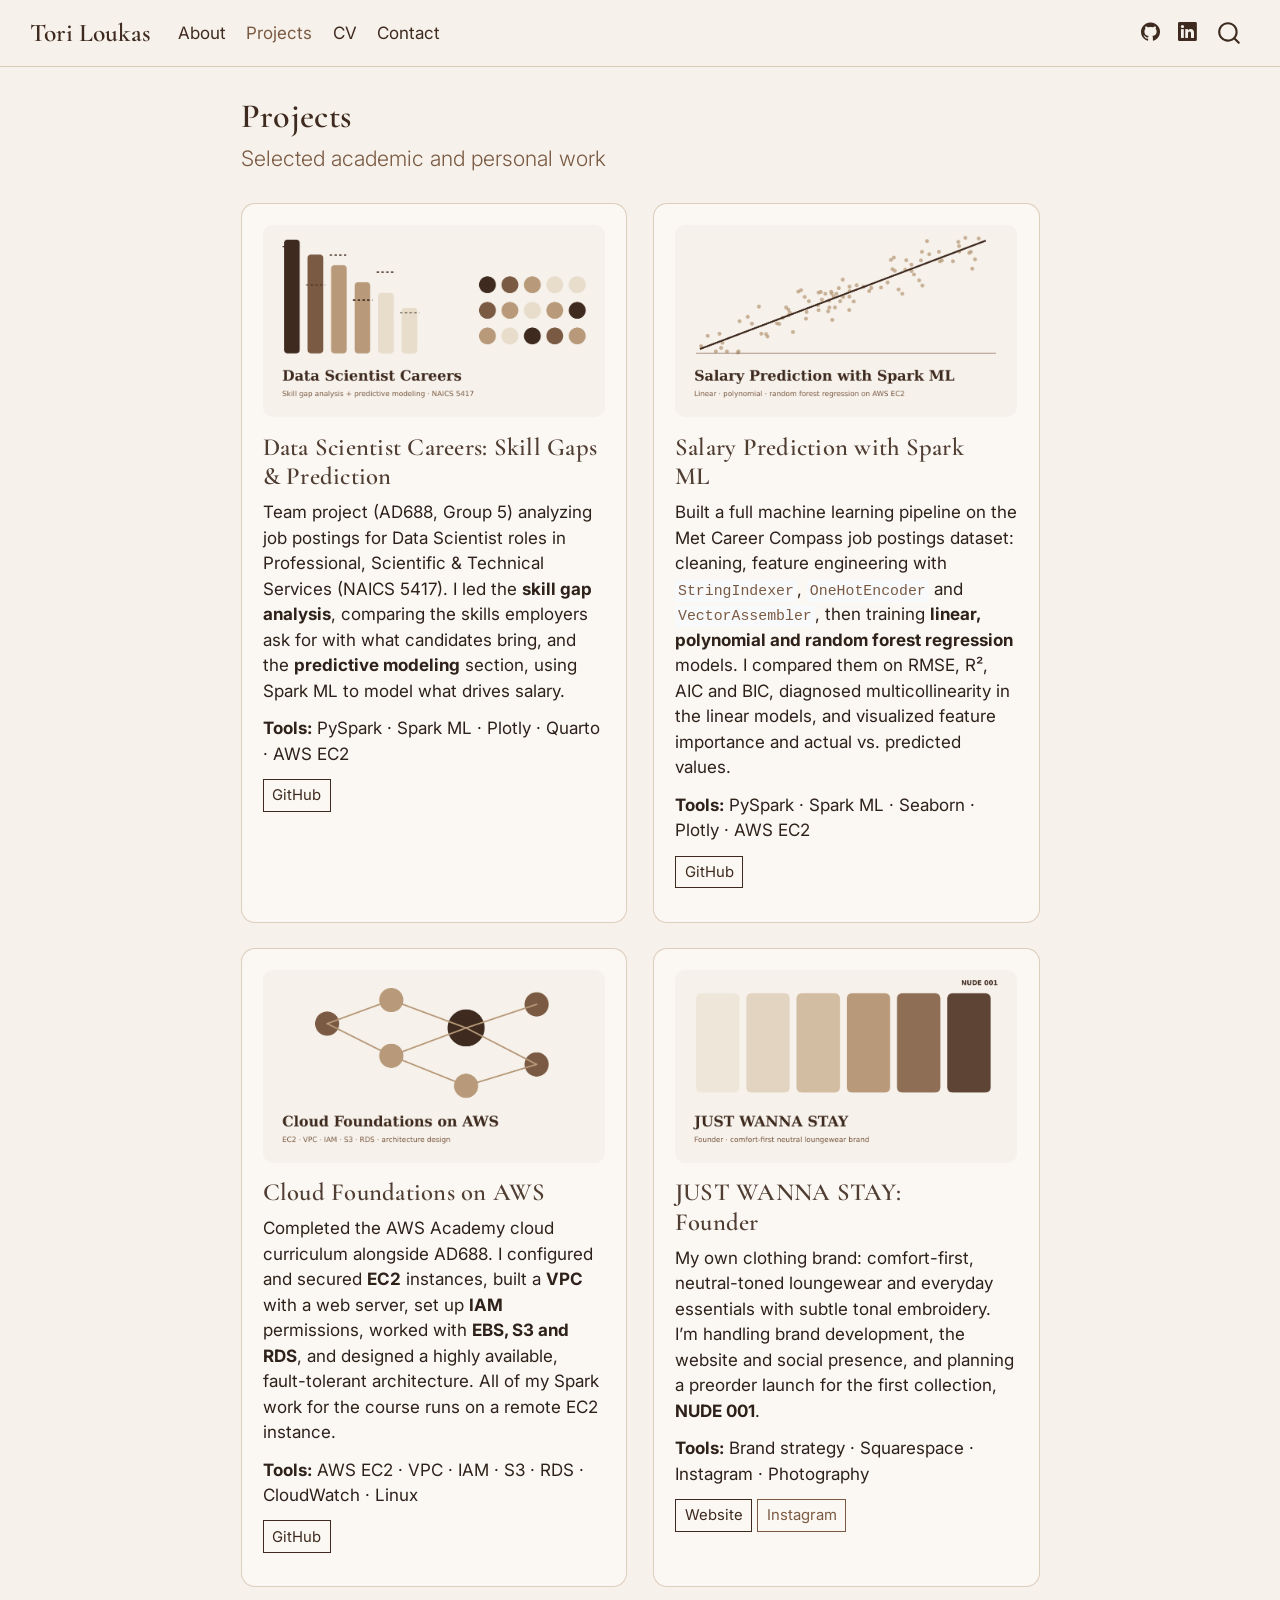
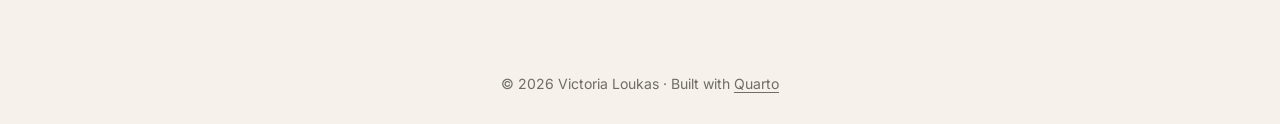
<file: docs/projects.html>
<!DOCTYPE html>
<html xmlns="http://www.w3.org/1999/xhtml" lang="en" xml:lang="en"><head>

<meta charset="utf-8">
<meta name="generator" content="quarto-1.5.57">

<meta name="viewport" content="width=device-width, initial-scale=1.0, user-scalable=yes">


<title>Projects – Tori Loukas</title>
<style>
code{white-space: pre-wrap;}
span.smallcaps{font-variant: small-caps;}
div.columns{display: flex; gap: min(4vw, 1.5em);}
div.column{flex: auto; overflow-x: auto;}
div.hanging-indent{margin-left: 1.5em; text-indent: -1.5em;}
ul.task-list{list-style: none;}
ul.task-list li input[type="checkbox"] {
  width: 0.8em;
  margin: 0 0.8em 0.2em -1em; /* quarto-specific, see https://github.com/quarto-dev/quarto-cli/issues/4556 */ 
  vertical-align: middle;
}
</style>


<script src="site_libs/quarto-nav/quarto-nav.js"></script>
<script src="site_libs/quarto-nav/headroom.min.js"></script>
<script src="site_libs/clipboard/clipboard.min.js"></script>
<script src="site_libs/quarto-search/autocomplete.umd.js"></script>
<script src="site_libs/quarto-search/fuse.min.js"></script>
<script src="site_libs/quarto-search/quarto-search.js"></script>
<meta name="quarto:offset" content="./">
<link href="./images/favicon.png" rel="icon" type="image/png">
<script src="site_libs/quarto-html/quarto.js"></script>
<script src="site_libs/quarto-html/popper.min.js"></script>
<script src="site_libs/quarto-html/tippy.umd.min.js"></script>
<script src="site_libs/quarto-html/anchor.min.js"></script>
<link href="site_libs/quarto-html/tippy.css" rel="stylesheet">
<link href="site_libs/quarto-html/quarto-syntax-highlighting.css" rel="stylesheet" id="quarto-text-highlighting-styles">
<script src="site_libs/bootstrap/bootstrap.min.js"></script>
<link href="site_libs/bootstrap/bootstrap-icons.css" rel="stylesheet">
<link href="site_libs/bootstrap/bootstrap.min.css" rel="stylesheet" id="quarto-bootstrap" data-mode="light">
<script id="quarto-search-options" type="application/json">{
  "location": "navbar",
  "copy-button": false,
  "collapse-after": 3,
  "panel-placement": "end",
  "type": "overlay",
  "limit": 50,
  "keyboard-shortcut": [
    "f",
    "/",
    "s"
  ],
  "show-item-context": false,
  "language": {
    "search-no-results-text": "No results",
    "search-matching-documents-text": "matching documents",
    "search-copy-link-title": "Copy link to search",
    "search-hide-matches-text": "Hide additional matches",
    "search-more-match-text": "more match in this document",
    "search-more-matches-text": "more matches in this document",
    "search-clear-button-title": "Clear",
    "search-text-placeholder": "",
    "search-detached-cancel-button-title": "Cancel",
    "search-submit-button-title": "Submit",
    "search-label": "Search"
  }
}</script>
<style>html{ scroll-behavior: smooth; }</style>


</head>

<body class="nav-fixed fullcontent">

<div id="quarto-search-results"></div>
  <header id="quarto-header" class="headroom fixed-top">
    <nav class="navbar navbar-expand-lg " data-bs-theme="dark">
      <div class="navbar-container container-fluid">
      <div class="navbar-brand-container mx-auto">
    <a class="navbar-brand" href="./index.html">
    <span class="navbar-title">Tori Loukas</span>
    </a>
  </div>
            <div id="quarto-search" class="" title="Search"></div>
          <button class="navbar-toggler" type="button" data-bs-toggle="collapse" data-bs-target="#navbarCollapse" aria-controls="navbarCollapse" role="menu" aria-expanded="false" aria-label="Toggle navigation" onclick="if (window.quartoToggleHeadroom) { window.quartoToggleHeadroom(); }">
  <span class="navbar-toggler-icon"></span>
</button>
          <div class="collapse navbar-collapse" id="navbarCollapse">
            <ul class="navbar-nav navbar-nav-scroll me-auto">
  <li class="nav-item">
    <a class="nav-link" href="./index.html"> 
<span class="menu-text">About</span></a>
  </li>  
  <li class="nav-item">
    <a class="nav-link active" href="./projects.html" aria-current="page"> 
<span class="menu-text">Projects</span></a>
  </li>  
  <li class="nav-item">
    <a class="nav-link" href="./cv.html"> 
<span class="menu-text">CV</span></a>
  </li>  
  <li class="nav-item">
    <a class="nav-link" href="./contact.html"> 
<span class="menu-text">Contact</span></a>
  </li>  
</ul>
            <ul class="navbar-nav navbar-nav-scroll ms-auto">
  <li class="nav-item compact">
    <a class="nav-link" href="https://github.com/toriiloukas"> <i class="bi bi-github" role="img" aria-label="GitHub">
</i> 
<span class="menu-text"></span></a>
  </li>  
  <li class="nav-item compact">
    <a class="nav-link" href="https://www.linkedin.com/in/victoria-loukas"> <i class="bi bi-linkedin" role="img" aria-label="LinkedIn">
</i> 
<span class="menu-text"></span></a>
  </li>  
</ul>
          </div> <!-- /navcollapse -->
            <div class="quarto-navbar-tools">
</div>
      </div> <!-- /container-fluid -->
    </nav>
</header>
<!-- content -->
<div id="quarto-content" class="quarto-container page-columns page-rows-contents page-layout-article page-navbar">
<!-- sidebar -->
<!-- margin-sidebar -->
    
<!-- main -->
<main class="content" id="quarto-document-content">

<header id="title-block-header" class="quarto-title-block default">
<div class="quarto-title">
<h1 class="title">Projects</h1>
<p class="subtitle lead">Selected academic and personal work</p>
</div>



<div class="quarto-title-meta">

    
  
    
  </div>
  


</header>


<div class="project-grid">
<div class="project-card">
<p><img src="images/project1.png" class="img-fluid" alt="Cover graphic for the Data Scientist careers project"></p>
<section id="data-scientist-careers-skill-gaps-prediction" class="level3">
<h3 class="anchored" data-anchor-id="data-scientist-careers-skill-gaps-prediction">Data Scientist Careers: Skill Gaps &amp; Prediction</h3>
<p>Team project (AD688, Group 5) analyzing job postings for Data Scientist roles in Professional, Scientific &amp; Technical Services (NAICS 5417). I led the <strong>skill gap analysis</strong>, comparing the skills employers ask for with what candidates bring, and the <strong>predictive modeling</strong> section, using Spark ML to model what drives salary.</p>
<p><strong>Tools:</strong> PySpark · Spark ML · Plotly · Quarto · AWS EC2</p>
<p><a href="https://github.com/toriiloukas" class="btn btn-outline-primary btn-sm">GitHub</a></p>
</section>
</div>
<div class="project-card">
<p><img src="images/project2.png" class="img-fluid" alt="Cover graphic for the salary prediction project"></p>
<section id="salary-prediction-with-spark-ml" class="level3">
<h3 class="anchored" data-anchor-id="salary-prediction-with-spark-ml">Salary Prediction with Spark ML</h3>
<p>Built a full machine learning pipeline on the Met Career Compass job postings dataset: cleaning, feature engineering with <code>StringIndexer</code>, <code>OneHotEncoder</code> and <code>VectorAssembler</code>, then training <strong>linear, polynomial and random forest regression</strong> models. I compared them on RMSE, R², AIC and BIC, diagnosed multicollinearity in the linear models, and visualized feature importance and actual vs.&nbsp;predicted values.</p>
<p><strong>Tools:</strong> PySpark · Spark ML · Seaborn · Plotly · AWS EC2</p>
<p><a href="https://github.com/toriiloukas" class="btn btn-outline-primary btn-sm">GitHub</a></p>
</section>
</div>
<div class="project-card">
<p><img src="images/project3.png" class="img-fluid" alt="Cover graphic for the AWS cloud foundations project"></p>
<section id="cloud-foundations-on-aws" class="level3">
<h3 class="anchored" data-anchor-id="cloud-foundations-on-aws">Cloud Foundations on AWS</h3>
<p>Completed the AWS Academy cloud curriculum alongside AD688. I configured and secured <strong>EC2</strong> instances, built a <strong>VPC</strong> with a web server, set up <strong>IAM</strong> permissions, worked with <strong>EBS, S3 and RDS</strong>, and designed a highly available, fault-tolerant architecture. All of my Spark work for the course runs on a remote EC2 instance.</p>
<p><strong>Tools:</strong> AWS EC2 · VPC · IAM · S3 · RDS · CloudWatch · Linux</p>
<p><a href="https://github.com/toriiloukas" class="btn btn-outline-primary btn-sm">GitHub</a></p>
</section>
</div>
<div class="project-card">
<p><img src="images/project4.png" class="img-fluid" alt="Neutral color swatches for the JUST WANNA STAY brand"></p>
<section id="just-wanna-stay-founder" class="level3">
<h3 class="anchored" data-anchor-id="just-wanna-stay-founder">JUST WANNA STAY: Founder</h3>
<p>My own clothing brand: comfort-first, neutral-toned loungewear and everyday essentials with subtle tonal embroidery. I’m handling brand development, the website and social presence, and planning a preorder launch for the first collection, <strong>NUDE 001</strong>.</p>
<p><strong>Tools:</strong> Brand strategy · Squarespace · Instagram · Photography</p>
<p><a href="https://justwannastay.com" class="btn btn-outline-primary btn-sm">Website</a> <a href="https://www.instagram.com/justwannastay_" class="btn btn-outline-secondary btn-sm">Instagram</a></p>
</section>
</div>
</div>



</main> <!-- /main -->
<script id="quarto-html-after-body" type="application/javascript">
window.document.addEventListener("DOMContentLoaded", function (event) {
  const toggleBodyColorMode = (bsSheetEl) => {
    const mode = bsSheetEl.getAttribute("data-mode");
    const bodyEl = window.document.querySelector("body");
    if (mode === "dark") {
      bodyEl.classList.add("quarto-dark");
      bodyEl.classList.remove("quarto-light");
    } else {
      bodyEl.classList.add("quarto-light");
      bodyEl.classList.remove("quarto-dark");
    }
  }
  const toggleBodyColorPrimary = () => {
    const bsSheetEl = window.document.querySelector("link#quarto-bootstrap");
    if (bsSheetEl) {
      toggleBodyColorMode(bsSheetEl);
    }
  }
  toggleBodyColorPrimary();  
  const icon = "";
  const anchorJS = new window.AnchorJS();
  anchorJS.options = {
    placement: 'right',
    icon: icon
  };
  anchorJS.add('.anchored');
  const isCodeAnnotation = (el) => {
    for (const clz of el.classList) {
      if (clz.startsWith('code-annotation-')) {                     
        return true;
      }
    }
    return false;
  }
  const onCopySuccess = function(e) {
    // button target
    const button = e.trigger;
    // don't keep focus
    button.blur();
    // flash "checked"
    button.classList.add('code-copy-button-checked');
    var currentTitle = button.getAttribute("title");
    button.setAttribute("title", "Copied!");
    let tooltip;
    if (window.bootstrap) {
      button.setAttribute("data-bs-toggle", "tooltip");
      button.setAttribute("data-bs-placement", "left");
      button.setAttribute("data-bs-title", "Copied!");
      tooltip = new bootstrap.Tooltip(button, 
        { trigger: "manual", 
          customClass: "code-copy-button-tooltip",
          offset: [0, -8]});
      tooltip.show();    
    }
    setTimeout(function() {
      if (tooltip) {
        tooltip.hide();
        button.removeAttribute("data-bs-title");
        button.removeAttribute("data-bs-toggle");
        button.removeAttribute("data-bs-placement");
      }
      button.setAttribute("title", currentTitle);
      button.classList.remove('code-copy-button-checked');
    }, 1000);
    // clear code selection
    e.clearSelection();
  }
  const getTextToCopy = function(trigger) {
      const codeEl = trigger.previousElementSibling.cloneNode(true);
      for (const childEl of codeEl.children) {
        if (isCodeAnnotation(childEl)) {
          childEl.remove();
        }
      }
      return codeEl.innerText;
  }
  const clipboard = new window.ClipboardJS('.code-copy-button:not([data-in-quarto-modal])', {
    text: getTextToCopy
  });
  clipboard.on('success', onCopySuccess);
  if (window.document.getElementById('quarto-embedded-source-code-modal')) {
    // For code content inside modals, clipBoardJS needs to be initialized with a container option
    // TODO: Check when it could be a function (https://github.com/zenorocha/clipboard.js/issues/860)
    const clipboardModal = new window.ClipboardJS('.code-copy-button[data-in-quarto-modal]', {
      text: getTextToCopy,
      container: window.document.getElementById('quarto-embedded-source-code-modal')
    });
    clipboardModal.on('success', onCopySuccess);
  }
    var localhostRegex = new RegExp(/^(?:http|https):\/\/localhost\:?[0-9]*\//);
    var mailtoRegex = new RegExp(/^mailto:/);
      var filterRegex = new RegExp("https:\/\/toriiloukas\.github\.io\/my-website");
    var isInternal = (href) => {
        return filterRegex.test(href) || localhostRegex.test(href) || mailtoRegex.test(href);
    }
    // Inspect non-navigation links and adorn them if external
 	var links = window.document.querySelectorAll('a[href]:not(.nav-link):not(.navbar-brand):not(.toc-action):not(.sidebar-link):not(.sidebar-item-toggle):not(.pagination-link):not(.no-external):not([aria-hidden]):not(.dropdown-item):not(.quarto-navigation-tool):not(.about-link)');
    for (var i=0; i<links.length; i++) {
      const link = links[i];
      if (!isInternal(link.href)) {
        // undo the damage that might have been done by quarto-nav.js in the case of
        // links that we want to consider external
        if (link.dataset.originalHref !== undefined) {
          link.href = link.dataset.originalHref;
        }
          // target, if specified
          link.setAttribute("target", "_blank");
          if (link.getAttribute("rel") === null) {
            link.setAttribute("rel", "noopener");
          }
      }
    }
  function tippyHover(el, contentFn, onTriggerFn, onUntriggerFn) {
    const config = {
      allowHTML: true,
      maxWidth: 500,
      delay: 100,
      arrow: false,
      appendTo: function(el) {
          return el.parentElement;
      },
      interactive: true,
      interactiveBorder: 10,
      theme: 'quarto',
      placement: 'bottom-start',
    };
    if (contentFn) {
      config.content = contentFn;
    }
    if (onTriggerFn) {
      config.onTrigger = onTriggerFn;
    }
    if (onUntriggerFn) {
      config.onUntrigger = onUntriggerFn;
    }
    window.tippy(el, config); 
  }
  const noterefs = window.document.querySelectorAll('a[role="doc-noteref"]');
  for (var i=0; i<noterefs.length; i++) {
    const ref = noterefs[i];
    tippyHover(ref, function() {
      // use id or data attribute instead here
      let href = ref.getAttribute('data-footnote-href') || ref.getAttribute('href');
      try { href = new URL(href).hash; } catch {}
      const id = href.replace(/^#\/?/, "");
      const note = window.document.getElementById(id);
      if (note) {
        return note.innerHTML;
      } else {
        return "";
      }
    });
  }
  const xrefs = window.document.querySelectorAll('a.quarto-xref');
  const processXRef = (id, note) => {
    // Strip column container classes
    const stripColumnClz = (el) => {
      el.classList.remove("page-full", "page-columns");
      if (el.children) {
        for (const child of el.children) {
          stripColumnClz(child);
        }
      }
    }
    stripColumnClz(note)
    if (id === null || id.startsWith('sec-')) {
      // Special case sections, only their first couple elements
      const container = document.createElement("div");
      if (note.children && note.children.length > 2) {
        container.appendChild(note.children[0].cloneNode(true));
        for (let i = 1; i < note.children.length; i++) {
          const child = note.children[i];
          if (child.tagName === "P" && child.innerText === "") {
            continue;
          } else {
            container.appendChild(child.cloneNode(true));
            break;
          }
        }
        if (window.Quarto?.typesetMath) {
          window.Quarto.typesetMath(container);
        }
        return container.innerHTML
      } else {
        if (window.Quarto?.typesetMath) {
          window.Quarto.typesetMath(note);
        }
        return note.innerHTML;
      }
    } else {
      // Remove any anchor links if they are present
      const anchorLink = note.querySelector('a.anchorjs-link');
      if (anchorLink) {
        anchorLink.remove();
      }
      if (window.Quarto?.typesetMath) {
        window.Quarto.typesetMath(note);
      }
      // TODO in 1.5, we should make sure this works without a callout special case
      if (note.classList.contains("callout")) {
        return note.outerHTML;
      } else {
        return note.innerHTML;
      }
    }
  }
  for (var i=0; i<xrefs.length; i++) {
    const xref = xrefs[i];
    tippyHover(xref, undefined, function(instance) {
      instance.disable();
      let url = xref.getAttribute('href');
      let hash = undefined; 
      if (url.startsWith('#')) {
        hash = url;
      } else {
        try { hash = new URL(url).hash; } catch {}
      }
      if (hash) {
        const id = hash.replace(/^#\/?/, "");
        const note = window.document.getElementById(id);
        if (note !== null) {
          try {
            const html = processXRef(id, note.cloneNode(true));
            instance.setContent(html);
          } finally {
            instance.enable();
            instance.show();
          }
        } else {
          // See if we can fetch this
          fetch(url.split('#')[0])
          .then(res => res.text())
          .then(html => {
            const parser = new DOMParser();
            const htmlDoc = parser.parseFromString(html, "text/html");
            const note = htmlDoc.getElementById(id);
            if (note !== null) {
              const html = processXRef(id, note);
              instance.setContent(html);
            } 
          }).finally(() => {
            instance.enable();
            instance.show();
          });
        }
      } else {
        // See if we can fetch a full url (with no hash to target)
        // This is a special case and we should probably do some content thinning / targeting
        fetch(url)
        .then(res => res.text())
        .then(html => {
          const parser = new DOMParser();
          const htmlDoc = parser.parseFromString(html, "text/html");
          const note = htmlDoc.querySelector('main.content');
          if (note !== null) {
            // This should only happen for chapter cross references
            // (since there is no id in the URL)
            // remove the first header
            if (note.children.length > 0 && note.children[0].tagName === "HEADER") {
              note.children[0].remove();
            }
            const html = processXRef(null, note);
            instance.setContent(html);
          } 
        }).finally(() => {
          instance.enable();
          instance.show();
        });
      }
    }, function(instance) {
    });
  }
      let selectedAnnoteEl;
      const selectorForAnnotation = ( cell, annotation) => {
        let cellAttr = 'data-code-cell="' + cell + '"';
        let lineAttr = 'data-code-annotation="' +  annotation + '"';
        const selector = 'span[' + cellAttr + '][' + lineAttr + ']';
        return selector;
      }
      const selectCodeLines = (annoteEl) => {
        const doc = window.document;
        const targetCell = annoteEl.getAttribute("data-target-cell");
        const targetAnnotation = annoteEl.getAttribute("data-target-annotation");
        const annoteSpan = window.document.querySelector(selectorForAnnotation(targetCell, targetAnnotation));
        const lines = annoteSpan.getAttribute("data-code-lines").split(",");
        const lineIds = lines.map((line) => {
          return targetCell + "-" + line;
        })
        let top = null;
        let height = null;
        let parent = null;
        if (lineIds.length > 0) {
            //compute the position of the single el (top and bottom and make a div)
            const el = window.document.getElementById(lineIds[0]);
            top = el.offsetTop;
            height = el.offsetHeight;
            parent = el.parentElement.parentElement;
          if (lineIds.length > 1) {
            const lastEl = window.document.getElementById(lineIds[lineIds.length - 1]);
            const bottom = lastEl.offsetTop + lastEl.offsetHeight;
            height = bottom - top;
          }
          if (top !== null && height !== null && parent !== null) {
            // cook up a div (if necessary) and position it 
            let div = window.document.getElementById("code-annotation-line-highlight");
            if (div === null) {
              div = window.document.createElement("div");
              div.setAttribute("id", "code-annotation-line-highlight");
              div.style.position = 'absolute';
              parent.appendChild(div);
            }
            div.style.top = top - 2 + "px";
            div.style.height = height + 4 + "px";
            div.style.left = 0;
            let gutterDiv = window.document.getElementById("code-annotation-line-highlight-gutter");
            if (gutterDiv === null) {
              gutterDiv = window.document.createElement("div");
              gutterDiv.setAttribute("id", "code-annotation-line-highlight-gutter");
              gutterDiv.style.position = 'absolute';
              const codeCell = window.document.getElementById(targetCell);
              const gutter = codeCell.querySelector('.code-annotation-gutter');
              gutter.appendChild(gutterDiv);
            }
            gutterDiv.style.top = top - 2 + "px";
            gutterDiv.style.height = height + 4 + "px";
          }
          selectedAnnoteEl = annoteEl;
        }
      };
      const unselectCodeLines = () => {
        const elementsIds = ["code-annotation-line-highlight", "code-annotation-line-highlight-gutter"];
        elementsIds.forEach((elId) => {
          const div = window.document.getElementById(elId);
          if (div) {
            div.remove();
          }
        });
        selectedAnnoteEl = undefined;
      };
        // Handle positioning of the toggle
    window.addEventListener(
      "resize",
      throttle(() => {
        elRect = undefined;
        if (selectedAnnoteEl) {
          selectCodeLines(selectedAnnoteEl);
        }
      }, 10)
    );
    function throttle(fn, ms) {
    let throttle = false;
    let timer;
      return (...args) => {
        if(!throttle) { // first call gets through
            fn.apply(this, args);
            throttle = true;
        } else { // all the others get throttled
            if(timer) clearTimeout(timer); // cancel #2
            timer = setTimeout(() => {
              fn.apply(this, args);
              timer = throttle = false;
            }, ms);
        }
      };
    }
      // Attach click handler to the DT
      const annoteDls = window.document.querySelectorAll('dt[data-target-cell]');
      for (const annoteDlNode of annoteDls) {
        annoteDlNode.addEventListener('click', (event) => {
          const clickedEl = event.target;
          if (clickedEl !== selectedAnnoteEl) {
            unselectCodeLines();
            const activeEl = window.document.querySelector('dt[data-target-cell].code-annotation-active');
            if (activeEl) {
              activeEl.classList.remove('code-annotation-active');
            }
            selectCodeLines(clickedEl);
            clickedEl.classList.add('code-annotation-active');
          } else {
            // Unselect the line
            unselectCodeLines();
            clickedEl.classList.remove('code-annotation-active');
          }
        });
      }
  const findCites = (el) => {
    const parentEl = el.parentElement;
    if (parentEl) {
      const cites = parentEl.dataset.cites;
      if (cites) {
        return {
          el,
          cites: cites.split(' ')
        };
      } else {
        return findCites(el.parentElement)
      }
    } else {
      return undefined;
    }
  };
  var bibliorefs = window.document.querySelectorAll('a[role="doc-biblioref"]');
  for (var i=0; i<bibliorefs.length; i++) {
    const ref = bibliorefs[i];
    const citeInfo = findCites(ref);
    if (citeInfo) {
      tippyHover(citeInfo.el, function() {
        var popup = window.document.createElement('div');
        citeInfo.cites.forEach(function(cite) {
          var citeDiv = window.document.createElement('div');
          citeDiv.classList.add('hanging-indent');
          citeDiv.classList.add('csl-entry');
          var biblioDiv = window.document.getElementById('ref-' + cite);
          if (biblioDiv) {
            citeDiv.innerHTML = biblioDiv.innerHTML;
          }
          popup.appendChild(citeDiv);
        });
        return popup.innerHTML;
      });
    }
  }
});
</script>
</div> <!-- /content -->
<footer class="footer">
  <div class="nav-footer">
    <div class="nav-footer-left">
      &nbsp;
    </div>   
    <div class="nav-footer-center">
<p>© 2026 Victoria Loukas · Built with <a href="https://quarto.org">Quarto</a></p>
</div>
    <div class="nav-footer-right">
      &nbsp;
    </div>
  </div>
</footer>




<script src="site_libs/quarto-html/zenscroll-min.js"></script>
</body></html>
</file>
<file: docs/site_libs/quarto-html/tippy.css>
.tippy-box[data-animation=fade][data-state=hidden]{opacity:0}[data-tippy-root]{max-width:calc(100vw - 10px)}.tippy-box{position:relative;background-color:#333;color:#fff;border-radius:4px;font-size:14px;line-height:1.4;white-space:normal;outline:0;transition-property:transform,visibility,opacity}.tippy-box[data-placement^=top]>.tippy-arrow{bottom:0}.tippy-box[data-placement^=top]>.tippy-arrow:before{bottom:-7px;left:0;border-width:8px 8px 0;border-top-color:initial;transform-origin:center top}.tippy-box[data-placement^=bottom]>.tippy-arrow{top:0}.tippy-box[data-placement^=bottom]>.tippy-arrow:before{top:-7px;left:0;border-width:0 8px 8px;border-bottom-color:initial;transform-origin:center bottom}.tippy-box[data-placement^=left]>.tippy-arrow{right:0}.tippy-box[data-placement^=left]>.tippy-arrow:before{border-width:8px 0 8px 8px;border-left-color:initial;right:-7px;transform-origin:center left}.tippy-box[data-placement^=right]>.tippy-arrow{left:0}.tippy-box[data-placement^=right]>.tippy-arrow:before{left:-7px;border-width:8px 8px 8px 0;border-right-color:initial;transform-origin:center right}.tippy-box[data-inertia][data-state=visible]{transition-timing-function:cubic-bezier(.54,1.5,.38,1.11)}.tippy-arrow{width:16px;height:16px;color:#333}.tippy-arrow:before{content:"";position:absolute;border-color:transparent;border-style:solid}.tippy-content{position:relative;padding:5px 9px;z-index:1}
</file>
<file: docs/site_libs/quarto-html/quarto-syntax-highlighting.css>
/* quarto syntax highlight colors */
:root {
  --quarto-hl-ot-color: #003B4F;
  --quarto-hl-at-color: #657422;
  --quarto-hl-ss-color: #20794D;
  --quarto-hl-an-color: #5E5E5E;
  --quarto-hl-fu-color: #4758AB;
  --quarto-hl-st-color: #20794D;
  --quarto-hl-cf-color: #003B4F;
  --quarto-hl-op-color: #5E5E5E;
  --quarto-hl-er-color: #AD0000;
  --quarto-hl-bn-color: #AD0000;
  --quarto-hl-al-color: #AD0000;
  --quarto-hl-va-color: #111111;
  --quarto-hl-bu-color: inherit;
  --quarto-hl-ex-color: inherit;
  --quarto-hl-pp-color: #AD0000;
  --quarto-hl-in-color: #5E5E5E;
  --quarto-hl-vs-color: #20794D;
  --quarto-hl-wa-color: #5E5E5E;
  --quarto-hl-do-color: #5E5E5E;
  --quarto-hl-im-color: #00769E;
  --quarto-hl-ch-color: #20794D;
  --quarto-hl-dt-color: #AD0000;
  --quarto-hl-fl-color: #AD0000;
  --quarto-hl-co-color: #5E5E5E;
  --quarto-hl-cv-color: #5E5E5E;
  --quarto-hl-cn-color: #8f5902;
  --quarto-hl-sc-color: #5E5E5E;
  --quarto-hl-dv-color: #AD0000;
  --quarto-hl-kw-color: #003B4F;
}

/* other quarto variables */
:root {
  --quarto-font-monospace: SFMono-Regular, Menlo, Monaco, Consolas, "Liberation Mono", "Courier New", monospace;
}

pre > code.sourceCode > span {
  color: #003B4F;
}

code span {
  color: #003B4F;
}

code.sourceCode > span {
  color: #003B4F;
}

div.sourceCode,
div.sourceCode pre.sourceCode {
  color: #003B4F;
}

code span.ot {
  color: #003B4F;
  font-style: inherit;
}

code span.at {
  color: #657422;
  font-style: inherit;
}

code span.ss {
  color: #20794D;
  font-style: inherit;
}

code span.an {
  color: #5E5E5E;
  font-style: inherit;
}

code span.fu {
  color: #4758AB;
  font-style: inherit;
}

code span.st {
  color: #20794D;
  font-style: inherit;
}

code span.cf {
  color: #003B4F;
  font-weight: bold;
  font-style: inherit;
}

code span.op {
  color: #5E5E5E;
  font-style: inherit;
}

code span.er {
  color: #AD0000;
  font-style: inherit;
}

code span.bn {
  color: #AD0000;
  font-style: inherit;
}

code span.al {
  color: #AD0000;
  font-style: inherit;
}

code span.va {
  color: #111111;
  font-style: inherit;
}

code span.bu {
  font-style: inherit;
}

code span.ex {
  font-style: inherit;
}

code span.pp {
  color: #AD0000;
  font-style: inherit;
}

code span.in {
  color: #5E5E5E;
  font-style: inherit;
}

code span.vs {
  color: #20794D;
  font-style: inherit;
}

code span.wa {
  color: #5E5E5E;
  font-style: italic;
}

code span.do {
  color: #5E5E5E;
  font-style: italic;
}

code span.im {
  color: #00769E;
  font-style: inherit;
}

code span.ch {
  color: #20794D;
  font-style: inherit;
}

code span.dt {
  color: #AD0000;
  font-style: inherit;
}

code span.fl {
  color: #AD0000;
  font-style: inherit;
}

code span.co {
  color: #5E5E5E;
  font-style: inherit;
}

code span.cv {
  color: #5E5E5E;
  font-style: italic;
}

code span.cn {
  color: #8f5902;
  font-style: inherit;
}

code span.sc {
  color: #5E5E5E;
  font-style: inherit;
}

code span.dv {
  color: #AD0000;
  font-style: inherit;
}

code span.kw {
  color: #003B4F;
  font-weight: bold;
  font-style: inherit;
}

.prevent-inlining {
  content: "</";
}

/*# sourceMappingURL=debc5d5d77c3f9108843748ff7464032.css.map */
</file>
